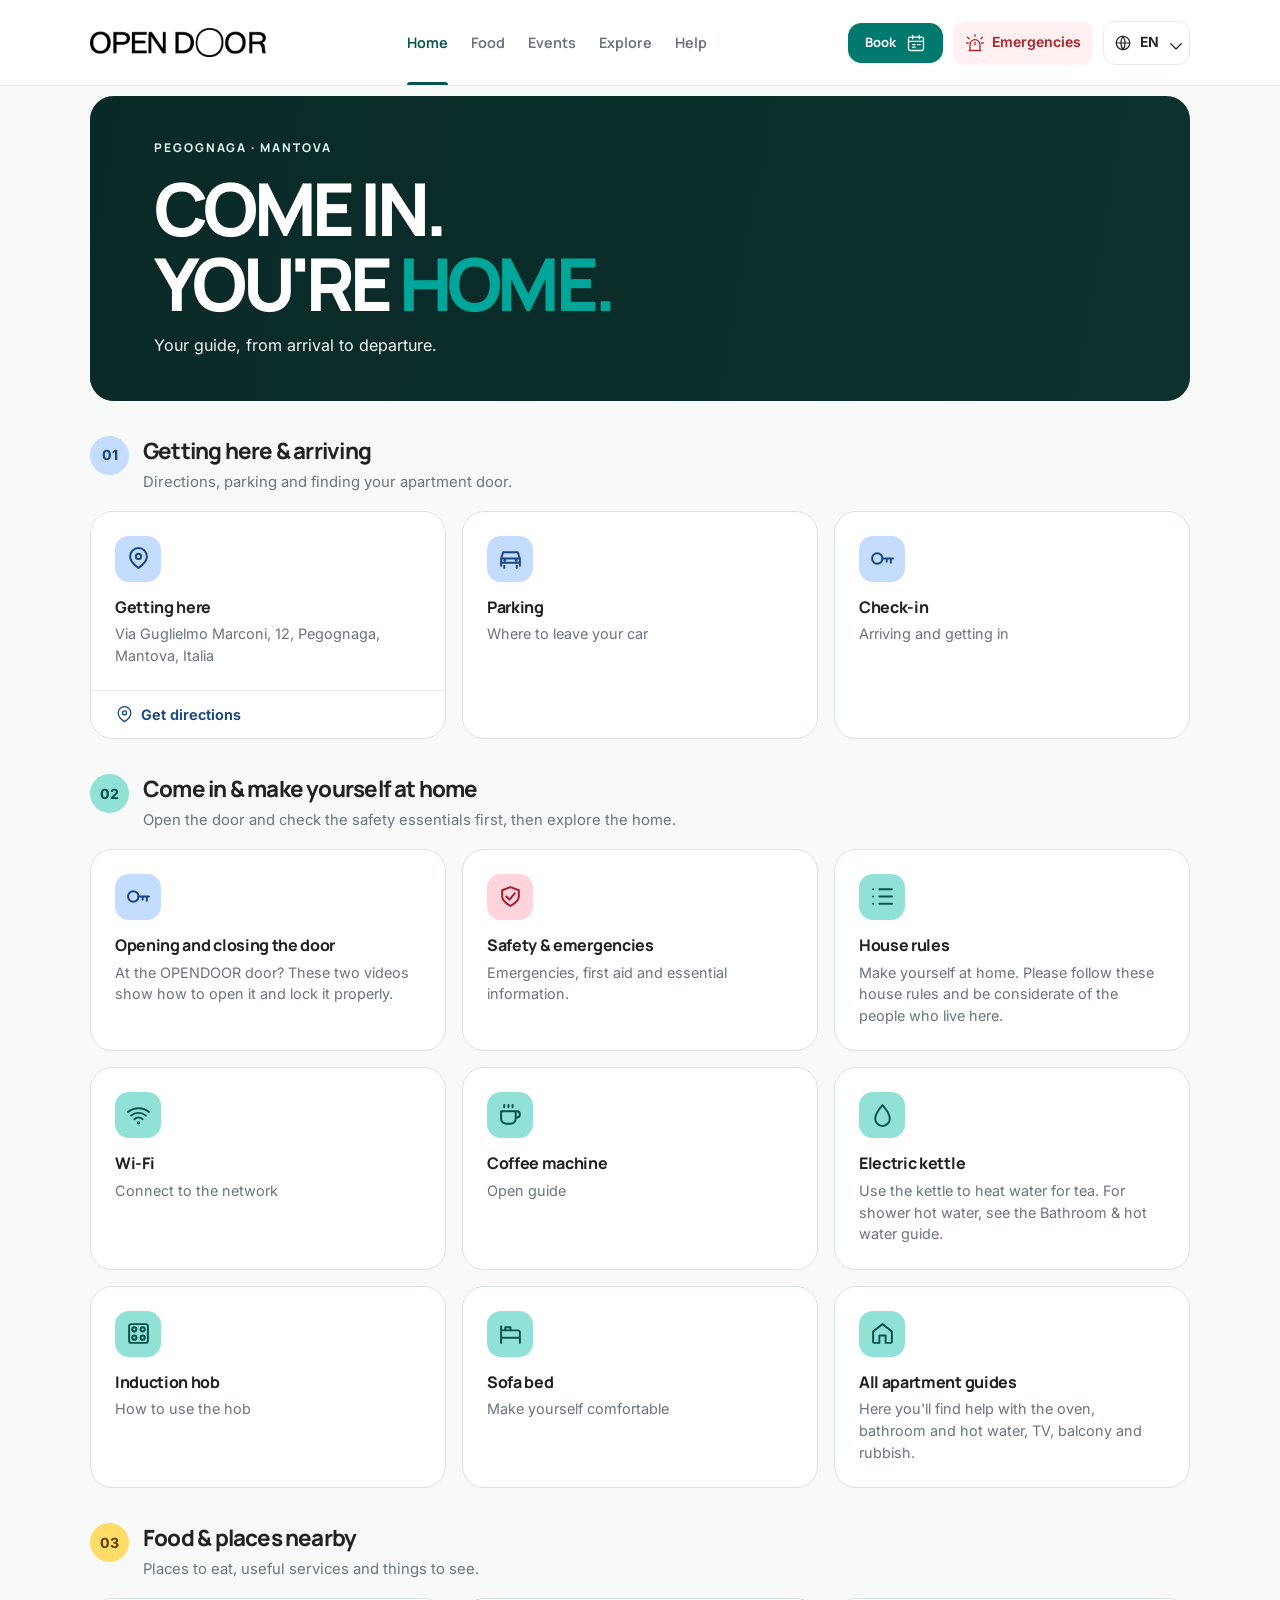
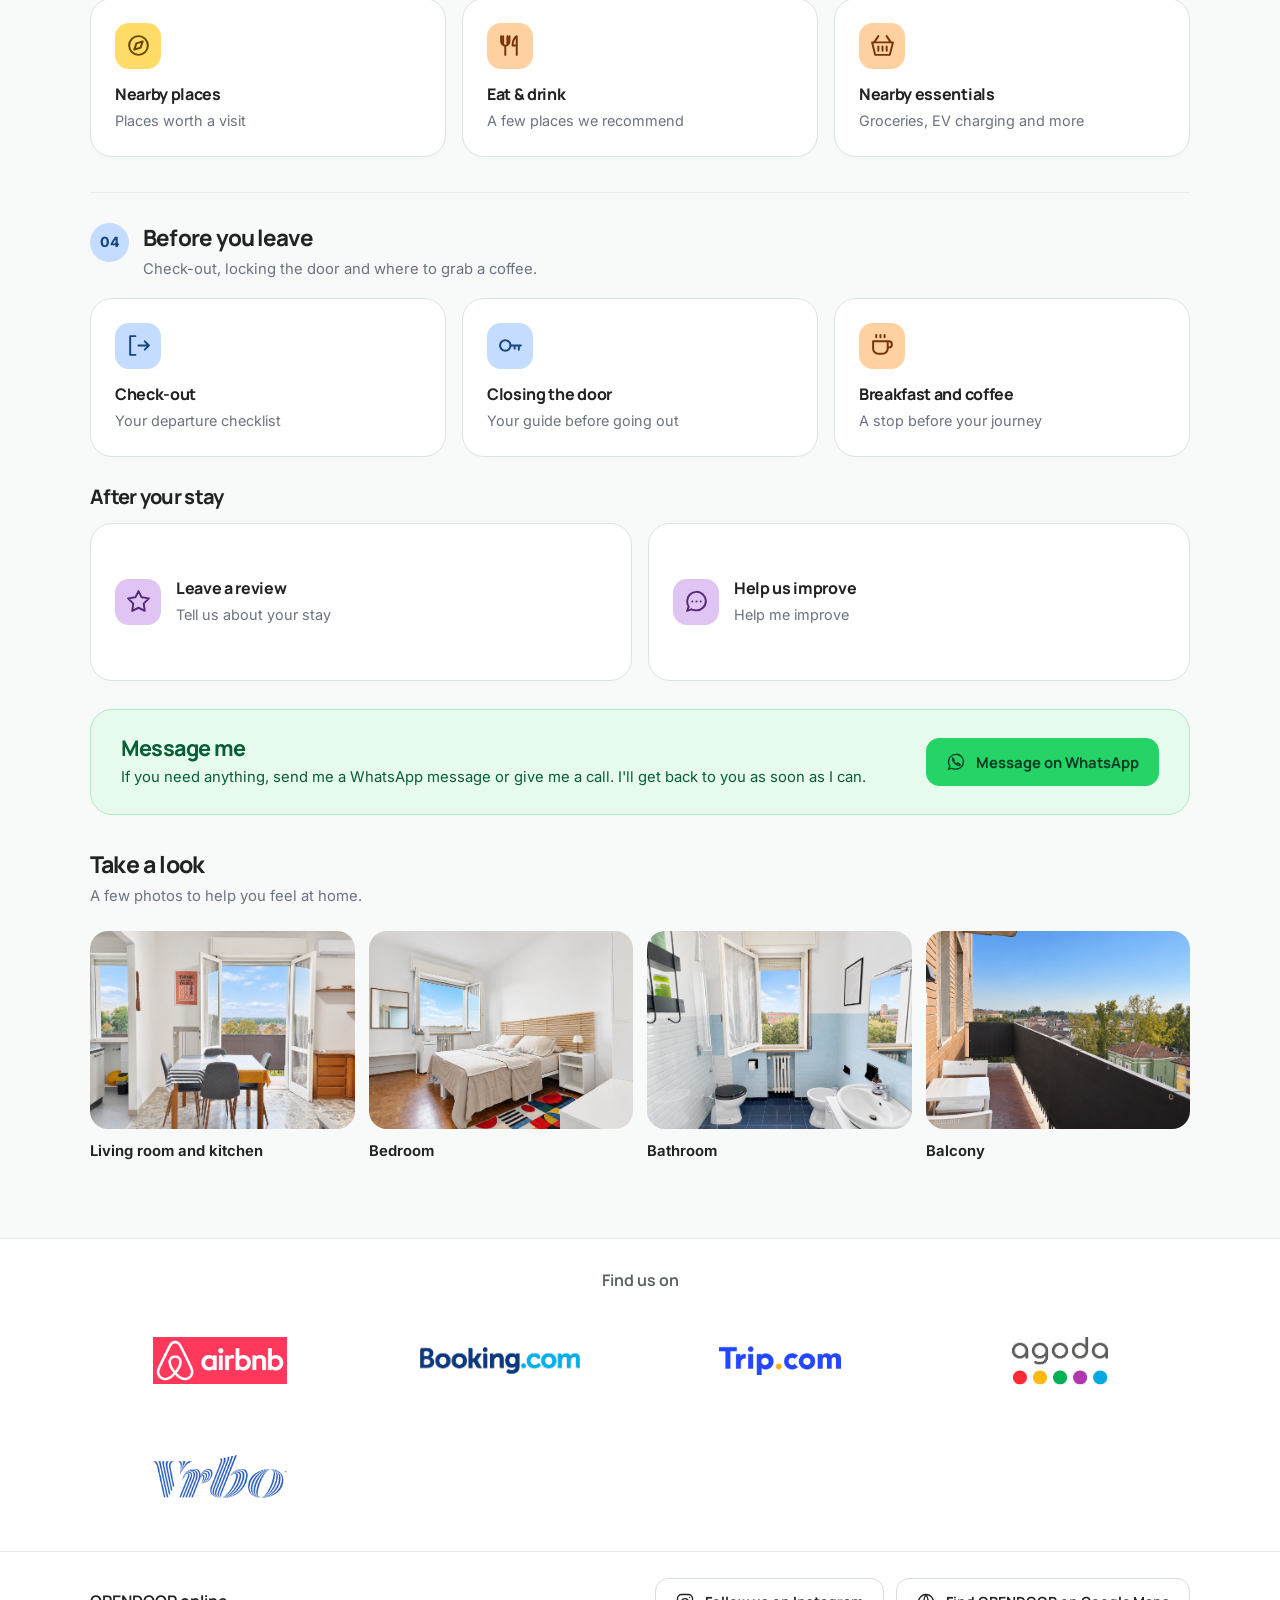
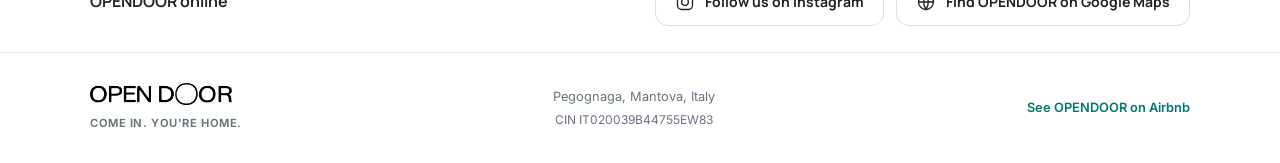
<file: index.html>
<!doctype html>
<html lang="it">
<head>
  <meta charset="utf-8">
  <meta name="viewport" content="width=device-width, initial-scale=1, viewport-fit=cover">
  <meta http-equiv="Content-Security-Policy" content="default-src 'none'; script-src 'self'; style-src 'self' 'unsafe-inline'; img-src 'self' https: blob: data:; media-src 'self' https: blob:; font-src 'self'; connect-src 'self'; base-uri 'none'; form-action 'none'; object-src 'none'">
  <meta name="robots" content="noindex,nofollow">
  <meta name="theme-color" content="#F7FAF9">
  <meta name="description" content="Il Guest Hub di OPENDOOR a Pegognaga. Check-in, informazioni sulla casa, dintorni e aiuto, in sette lingue.">
  <title>OPENDOOR · Guest Hub</title>
  <link rel="icon" type="image/png" href="assets/images/favicon.png">
  <link rel="stylesheet" href="assets/styles.css?v=20261107-mobile-book">
  <link rel="stylesheet" href="assets/journey.css?v=20261017-unified-house-guides">
  <script defer src="assets/content.js?v=20261018-laundry-350m"></script>
  <script defer src="assets/booking-links.js"></script>
  <script defer src="assets/guest-journey.js?v=20261017-guest-flow-v2"></script>
  <script defer src="assets/content-loader.js"></script>
  <script defer src="assets/app.js?v=20261107-mobile-book"></script>
</head>
<body>
  <a class="skip-link" href="#main">Vai al contenuto</a>
  <header class="site-header" id="header"></header>
  <main id="main" tabindex="-1"></main>
  <footer id="footer" class="site-footer"></footer>
  <nav id="mobile-nav" class="mobile-nav" aria-label="Navigazione principale"></nav>
  <noscript><div class="noscript"><img src="assets/images/logo-opendoor-black.png" width="205" height="33" alt="OPENDOOR"><h1>COME IN. YOU'RE HOME.</h1><p>Per aprire il Guest Hub, abilita JavaScript nel browser.<br>Enable JavaScript to open your Guest Hub.</p><a href="tel:112">Emergenza / Emergency · 112</a><br><a href="https://wa.me/393426992850" target="_blank" rel="noopener noreferrer">WhatsApp · Host</a><br><a href="https://airbnb.it/h/opendoor/" target="_blank" rel="noopener noreferrer">Airbnb · OPENDOOR</a></div></noscript>
</body>
</html>
</file>
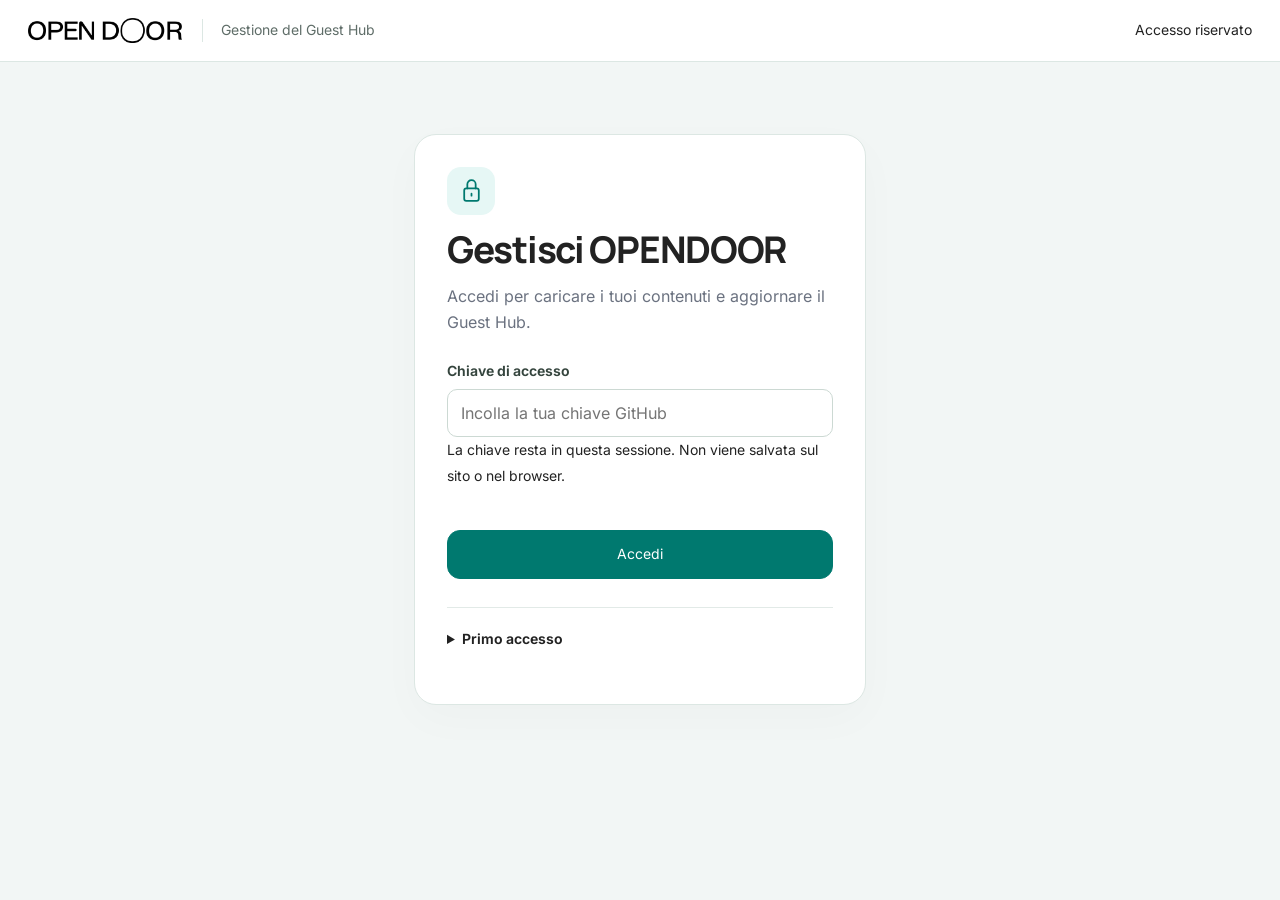
<file: admin.html>
<!doctype html>
<html lang="it">
<head>
  <meta charset="utf-8">
  <meta name="viewport" content="width=device-width, initial-scale=1">
  <meta name="robots" content="noindex,nofollow">
  <meta name="referrer" content="no-referrer">
  <meta http-equiv="Content-Security-Policy" content="default-src 'none'; script-src 'self'; style-src 'self'; img-src 'self' https: blob: data:; media-src 'self' https: blob:; font-src 'self'; connect-src 'self' https://api.github.com https://raw.githubusercontent.com; frame-src 'self' blob:; base-uri 'none'; form-action 'none'; object-src 'none'">
  <title>OPENDOOR · Gestione</title>
  <link rel="icon" type="image/png" href="assets/images/favicon.png">
  <link rel="stylesheet" href="assets/styles.css?v=20261007-hero-video">
  <link rel="stylesheet" href="assets/admin.css?v=20261007-admin-banner-2">
  <script defer src="assets/content.js?v=20261018-laundry-350m"></script>
  <script defer src="assets/booking-links.js"></script>
  <script defer src="assets/guest-journey.js?v=20261007-hero-video"></script>
  <script defer src="assets/admin-core.js?v=20261017-stale-draft-protection"></script>
  <script defer src="assets/admin.js?v=20261017-publish-explainer"></script>
</head>
<body class="admin-body">
  <a class="skip-link" href="#admin-main">Vai al contenuto</a>
  <div id="admin-root"></div>
  <div id="admin-notice" role="status" aria-live="polite"></div>
  <noscript><p class="noscript">Abilita JavaScript per aprire la gestione di OPENDOOR.</p></noscript>
</body>
</html>
</file>
<file: assets/styles.css>
@font-face{font-family:Manrope;font-style:normal;font-weight:100 900;font-display:swap;src:url('fonts/manrope-latin-wght-normal.woff2') format('woff2');unicode-range:U+0000-00FF,U+0131,U+0152-0153,U+02BB-02BC,U+02C6,U+02DA,U+02DC,U+0304,U+0308,U+0329,U+2000-206F,U+2074,U+20AC,U+2122,U+2191,U+2193,U+2212,U+2215,U+FEFF,U+FFFD}
@font-face{font-family:Manrope;font-style:normal;font-weight:100 900;font-display:swap;src:url('fonts/manrope-latin-ext-wght-normal.woff2') format('woff2');unicode-range:U+0100-02BA,U+02BD-02C5,U+02C7-02CC,U+02CE-02D7,U+02DD-02FF,U+0304,U+0308,U+0329,U+1D00-1DBF,U+1E00-1E9F,U+1EF2-1EFF,U+2020,U+20A0-20AB,U+20AD-20C0,U+2113,U+2C60-2C7F,U+A720-A7FF}
@font-face{font-family:Inter;font-style:normal;font-weight:100 900;font-display:swap;src:url('fonts/inter-latin-wght-normal.woff2') format('woff2');unicode-range:U+0000-00FF,U+0131,U+0152-0153,U+02BB-02BC,U+02C6,U+02DA,U+02DC,U+0304,U+0308,U+0329,U+2000-206F,U+2074,U+20AC,U+2122,U+2191,U+2193,U+2212,U+2215,U+FEFF,U+FFFD}
@font-face{font-family:Inter;font-style:normal;font-weight:100 900;font-display:swap;src:url('fonts/inter-latin-ext-wght-normal.woff2') format('woff2');unicode-range:U+0100-02BA,U+02BD-02C5,U+02C7-02CC,U+02CE-02D7,U+02DD-02FF,U+0304,U+0308,U+0329,U+1D00-1DBF,U+1E00-1E9F,U+1EF2-1EFF,U+2020,U+20A0-20AB,U+20AD-20C0,U+2113,U+2C60-2C7F,U+A720-A7FF}
:root{--primary:#00A699;--primary-dark:#008F84;--ink:#222;--muted:#6B7280;--bg:#F7FAF9;--card:#fff;--line:#E7ECEA;--soft:#E6F7F5;--teal-text:#00796F;--red:#AC292E;--red-bg:#FFF1F1;--radius:22px;--heading:Manrope,Inter,system-ui,-apple-system,BlinkMacSystemFont,"Segoe UI",sans-serif;--body:Inter,system-ui,-apple-system,BlinkMacSystemFont,"Segoe UI",sans-serif}
*{box-sizing:border-box}html{font-size:16px;scroll-behavior:smooth;scroll-padding-top:100px}body{margin:0;background:var(--bg);color:var(--ink);font:1rem/1.6 var(--body);-webkit-font-smoothing:antialiased}button,input,select{font:inherit}button,a{-webkit-tap-highlight-color:transparent}a{color:var(--teal-text);text-decoration:none}button{cursor:pointer}button:disabled{cursor:default}img{max-width:100%;height:auto;display:block}svg{width:24px;height:24px;flex-shrink:0}h1,h2,h3,p{margin:0}h1,h2,h3,.button,.tile-title,.desktop-nav,.mobile-nav,.eyebrow{font-family:var(--heading)}h1,h2,h3{line-height:1.2;letter-spacing:-.035em}h1{font-size:clamp(2.2rem,5vw,3.75rem);font-weight:750}h2{font-size:1.65rem;font-weight:750}h3{font-size:1.18rem;font-weight:700}p{color:var(--muted)}a:focus-visible,button:focus-visible,select:focus-visible,summary:focus-visible,[tabindex="-1"]:focus-visible{outline:3px solid #00796F;outline-offset:5px}#main:focus-visible{outline:none}.skip-link{position:fixed;top:12px;left:16px;z-index:100;background:var(--ink);color:#fff;padding:12px 18px;border-radius:12px;transform:translateY(-160%)}.skip-link:focus{transform:none}.site-header{height:86px;position:sticky;top:0;z-index:30;border-bottom:1px solid var(--line);background:rgba(255,255,255,.96)}.header-inner{max-width:1160px;height:100%;margin:auto;padding:0 30px;display:flex;align-items:center;justify-content:space-between;gap:24px}.brand img{width:176px;height:auto}.desktop-nav{display:flex;align-items:center;gap:32px;font-size:.9rem;font-weight:650;height:100%}.desktop-nav a{color:var(--muted);height:100%;display:flex;align-items:center;position:relative}.desktop-nav a.active{color:var(--teal-text)}.desktop-nav a.active:after{content:"";position:absolute;bottom:0;left:0;right:0;height:3px;background:var(--primary);border-radius:5px 5px 0 0}.header-actions{display:flex;align-items:center;gap:10px}.emergency-link{display:flex;gap:7px;align-items:center;color:var(--red);min-height:44px;padding:7px 12px;border-radius:12px;font-size:.875rem;font-weight:650}.emergency-link svg{width:20px;height:20px}@media (hover: hover) and (pointer: fine){.emergency-link:hover{background:var(--red-bg)}}.lang{position:relative}.lang-trigger{display:flex;align-items:center;gap:8px;min-height:44px;min-width:76px;padding:8px 10px;border:1px solid var(--line);border-radius:12px;background:#fff;color:var(--ink);font-size:.875rem;font-weight:650}.lang-trigger svg{width:18px;height:18px}.lang-trigger .chevron{width:12px;height:12px}.lang-menu{position:absolute;right:0;top:52px;min-width:196px;background:#fff;border:1px solid var(--line);border-radius:16px;padding:7px;box-shadow:0 12px 35px #2221}.lang-menu[hidden]{display:none}.lang-menu button{border:0;border-radius:10px;background:transparent;width:100%;text-align:left;padding:10px 12px;min-height:44px;display:flex;justify-content:space-between;gap:12px;color:var(--ink);font-size:.925rem}.lang-menu button.selected{background:var(--soft);color:var(--teal-text)}@media (hover: hover) and (pointer: fine){.lang-menu button:hover{background:var(--soft);color:var(--teal-text)}}.lang-menu button svg{width:18px;height:18px}
main{width:100%;max-width:1160px;margin:auto;padding:0 30px 76px;min-height:65vh}.home-hero{padding:58px 0 40px;border-bottom:1px solid var(--line);display:flex;align-items:center;justify-content:space-between;gap:48px}.eyebrow{font-size:.75rem;letter-spacing:.16em;font-weight:750;color:var(--teal-text);text-transform:uppercase}.home-hero h1{font-size:clamp(2.75rem,5.7vw,4.65rem);line-height:1.03;margin:16px 0 18px;font-weight:780;letter-spacing:-.065em}.home-hero h1 .home-word{color:var(--primary)}.hero-copy{font-size:1.08rem;color:#626966}.hero-aside{max-width:255px;border-left:1px solid var(--line);padding-left:32px;display:flex;flex-direction:column;gap:22px}.mini-fact{display:flex;gap:12px;align-items:center}.mini-fact svg{color:var(--teal-text);width:22px;height:22px}.mini-fact strong{font-size:.925rem;font-weight:650;display:block}.mini-fact span{font-size:.8rem;display:block;color:var(--muted)}.section-heading{display:flex;justify-content:space-between;gap:20px;align-items:center;margin:36px 0 22px}.section-heading h2{font-size:1.45rem}.section-heading p{margin-top:6px;font-size:.925rem}.section-heading .section-note{font-size:.75rem;letter-spacing:.08em;font-weight:650;color:var(--muted);white-space:nowrap}.tile-grid{display:grid;grid-template-columns:repeat(4,minmax(0,1fr));gap:16px}.tile{background:var(--card);border:1px solid var(--line);border-radius:var(--radius);padding:24px;min-height:172px;color:var(--ink);display:flex;flex-direction:column;align-items:flex-start;gap:18px;position:relative;box-shadow:0 3px 8px #273b3402;transition:transform .15s,box-shadow .15s,border-color .15s}@media (hover: hover) and (pointer: fine){.tile:hover{transform:translateY(-2px);border-color:#b9d9d4;box-shadow:0 8px 22px #273b3408}}.icon-box{display:flex;align-items:center;justify-content:center;width:44px;height:44px;border-radius:13px;background:var(--soft);color:var(--teal-text);flex-shrink:0}.icon-box svg{width:22px;height:22px}.tile-title{font-size:.975rem;font-weight:750;line-height:1.3;display:block;letter-spacing:-.02em}.tile-description{font-size:.875rem;line-height:1.5;color:var(--muted);display:block;margin-top:5px}.tile.featured{background:var(--soft);border-color:#c2e9e4}.tile.featured .icon-box{background:var(--primary);color:#fff}.tile.danger .icon-box{color:var(--red);background:var(--red-bg)}.help-banner{margin-top:28px;border-radius:var(--radius);background:#087F76;color:#fff;padding:25px 30px;display:flex;justify-content:space-between;gap:25px;align-items:center}.help-banner h2{font-size:1.35rem;margin-bottom:5px}.help-banner p{color:#d5efeb;font-size:.925rem}.help-banner .button{background:#fff;color:#00685F;white-space:nowrap;border-color:#fff}.button{display:inline-flex;align-items:center;justify-content:center;gap:10px;border-radius:13px;min-height:48px;padding:12px 19px;font-size:.925rem;font-weight:700;line-height:1.4;color:#fff;background:var(--teal-text);border:1px solid var(--teal-text);text-align:center;transition:background .15s}.button svg{width:20px;height:20px}@media (hover: hover) and (pointer: fine){.button:hover{background:#00685F;border-color:#00685F}}.button.secondary{background:var(--soft);color:var(--teal-text);border-color:transparent}@media (hover: hover) and (pointer: fine){.button.secondary:hover{background:#d6efeb}}.button.outline{color:var(--ink);background:#fff;border:1px solid #d7dfdc}@media (hover: hover) and (pointer: fine){.button.outline:hover{background:var(--bg)}}.button.danger{background:var(--red);border-color:var(--red)}@media (hover: hover) and (pointer: fine){.button.danger:hover{background:#922126}}.actions{display:flex;flex-wrap:wrap;gap:12px;margin-top:22px}.back-link{display:inline-flex;align-items:center;gap:8px;min-height:44px;font-size:.875rem;font-weight:600;color:var(--muted);margin:24px 0 10px}.back-link svg{width:16px;height:16px}.page-header{padding:14px 0 30px;max-width:760px}.page-header .eyebrow{margin-bottom:14px}.page-header h1{font-size:clamp(2.1rem,4vw,3.2rem)}.page-header p{font-size:1.05rem;margin-top:14px;max-width:640px}.content-narrow{max-width:760px}.content-grid{display:grid;grid-template-columns:1.4fr 1fr;gap:22px;align-items:start}.panel{padding:30px;background:#fff;border:1px solid var(--line);border-radius:var(--radius)}.panel+.panel{margin-top:20px}.panel h2{font-size:1.35rem;margin-bottom:16px}.panel p+p{margin-top:12px}.panel-heading{display:flex;align-items:center;gap:13px;margin-bottom:20px}.panel-heading h2{margin:0}.panel.teal-panel{background:var(--soft);border-color:#cdebe6}.label{font-size:.8rem;letter-spacing:.055em;text-transform:uppercase;font-weight:700;color:var(--muted);margin-bottom:8px}.network{display:flex;justify-content:space-between;align-items:center;gap:16px;border-bottom:1px solid var(--line);padding-bottom:22px;margin-bottom:22px}.network strong{font-size:2rem;line-height:1.2;letter-spacing:-.035em}.copy-button{border:1px solid var(--line);background:var(--bg);border-radius:12px;padding:10px 14px;min-height:44px;display:flex;align-items:center;gap:8px;font-size:.875rem;color:var(--ink)}.copy-button svg{width:18px;height:18px}.info-line{display:flex;gap:12px;align-items:flex-start;padding:18px;background:var(--soft);border-radius:15px;color:var(--teal-text);font-size:.925rem}.info-line p{color:#34635b}.info-line svg{width:20px;height:20px;margin-top:3px}.steps{list-style:none;padding:0;margin:0}.step{display:flex;gap:20px;padding:25px 0;border-bottom:1px solid var(--line)}.step:first-child{padding-top:0}.step:last-child{border:0;padding-bottom:0}.step-number{width:35px;height:35px;border-radius:50%;background:var(--soft);color:var(--teal-text);flex-shrink:0;display:flex;align-items:center;justify-content:center;font-size:.925rem;font-weight:750}.step h2{font-size:1.1rem;margin:4px 0 9px}.step p{font-size:.975rem}.step .inline-link{font-size:.9rem;font-weight:650;display:inline-flex;min-height:40px;align-items:center;margin-top:6px}.step .info-line{margin-top:13px}.fact-grid{display:grid;grid-template-columns:repeat(3,minmax(0,1fr));gap:12px;margin-bottom:24px}.fact{padding:22px;background:var(--soft);border-radius:18px;display:flex;flex-direction:column;gap:10px;color:var(--teal-text)}.fact strong{color:var(--ink);font-size:1rem}.fact span{font-size:.875rem;color:var(--muted)}.amenities{display:flex;flex-wrap:wrap;gap:10px;margin-top:20px}.amenity{display:flex;align-items:center;gap:8px;padding:8px 12px;border-radius:10px;border:1px solid var(--line);font-size:.875rem}.amenity svg{width:18px;height:18px;color:var(--teal-text)}.accordion{border:1px solid var(--line);border-radius:18px;background:#fff;margin-top:12px;overflow:hidden}.accordion summary{cursor:pointer;display:flex;gap:14px;align-items:center;list-style:none;padding:20px;min-height:70px;font-family:var(--heading);font-weight:700;font-size:1rem}.accordion summary::-webkit-details-marker{display:none}.accordion summary:after{content:"+";font-weight:400;font-size:1.5rem;line-height:1;margin-left:auto;color:var(--muted)}.accordion[open] summary:after{content:"−"}.accordion summary svg{color:var(--teal-text);width:21px;height:21px}.accordion-body{padding:0 22px 22px}.accordion-body p{font-size:.975rem}.rule-list{list-style:none;padding:0;margin:0}.rule-list li{padding:16px 0;border-bottom:1px solid var(--line)}.rule-list li:last-child{border:0;padding-bottom:0}.rule-list strong{display:block;font-size:.975rem;margin-bottom:5px}.rule-list p{font-size:.925rem}.checklist{display:flex;flex-direction:column;gap:0;margin:8px 0}.check-item{display:flex;gap:14px;align-items:flex-start;padding:16px 0;border-bottom:1px solid var(--line);cursor:pointer}.check-item:last-child{border:0}.check-item input{appearance:none;width:24px;height:24px;border:1.5px solid #c2d3cd;border-radius:7px;flex-shrink:0;margin:2px 0 0;background:#fff;display:grid;place-content:center;cursor:pointer}.check-item input:checked{background:var(--teal-text);border-color:var(--teal-text)}.check-item input:checked:after{content:"✓";color:#fff;font-weight:800;font-size:17px}.check-item input:focus-visible{outline:3px solid var(--primary-dark);outline-offset:4px}.check-item input:checked+span{color:var(--muted)}.check-item span{font-size:.975rem}.check-item small{display:block;color:var(--muted);font-size:.875rem}.thank-you{padding-top:24px;border-top:1px solid var(--line);margin-top:20px;color:var(--teal-text);font-weight:600}.host-panel{background:var(--soft);border-color:#cdebe6;max-width:760px}.host-identity{display:flex;gap:16px;align-items:center;margin-bottom:25px}.host-avatar{width:62px;height:62px;border-radius:50%;background:#d0eee9;display:flex;align-items:center;justify-content:center;font-size:1.75rem;font-weight:600;color:#08766d}.host-identity h2{font-size:1.45rem;margin:0}.host-identity p{font-size:.875rem}.host-panel .actions .button{flex:1}.host-panel .actions{margin:0}.help-secondary{display:grid;grid-template-columns:1fr 1fr;gap:16px;max-width:760px;margin-top:20px}.help-secondary .tile{min-height:154px}.emergency-panel{background:var(--red-bg);border-color:#efdadb;text-align:center}.emergency-number{display:block;font-size:clamp(5rem,15vw,7rem);font-weight:750;line-height:1.1;letter-spacing:-.06em;color:var(--red);margin:12px 0}.emergency-panel h2{font-size:1.2rem;color:#70272b}.emergency-panel p{color:#7d5557}.emergency-panel .button{margin:24px 0 5px;min-width:230px}.emergency-note{margin-top:12px;font-size:.875rem}.emergency-panel .eyebrow{color:var(--red)}.emergency-safety{margin-top:22px}.category-links{display:grid;grid-template-columns:repeat(3,minmax(0,1fr));gap:16px;margin-bottom:32px}.category-links .tile{min-height:152px}.place-grid{display:grid;grid-template-columns:repeat(2,minmax(0,1fr));gap:20px}.place-card{display:flex;flex-direction:column;border-radius:var(--radius);background:#fff;border:1px solid var(--line);overflow:hidden}.place-photo{position:relative;background:var(--soft);height:225px;overflow:hidden}.place-photo img{width:100%;height:100%;object-fit:cover}.distance{display:inline-flex;align-items:center;gap:5px;background:var(--soft);border-radius:50px;padding:6px 11px;font-size:.8rem;font-weight:600;color:var(--teal-text);white-space:nowrap}.distance svg{width:14px;height:14px}.place-photo .distance{position:absolute;left:18px;bottom:17px;background:#fff;color:var(--ink)}.place-body{padding:25px;display:flex;flex-direction:column;flex:1}.place-meta{display:flex;justify-content:space-between;gap:12px;align-items:center;margin-bottom:14px}.place-category{font-size:.75rem;letter-spacing:.065em;text-transform:uppercase;color:var(--teal-text);font-weight:700}.place-body h2{font-size:1.32rem;letter-spacing:-.03em}.place-body p{font-size:.925rem;margin-top:12px}.place-address{display:flex;align-items:flex-start;gap:8px;color:var(--muted);font-size:.8rem;margin-top:12px}.place-address svg{width:15px;height:15px;margin-top:3px}.place-body .button{margin-top:22px;width:100%}.place-body .button-space{flex:1;min-height:4px}.photo-credit{font-size:.75rem;padding:10px 25px;border-top:1px solid var(--line);color:var(--muted)}.photo-credit a{color:var(--muted);text-decoration:underline}.food-grid{grid-template-columns:repeat(3,minmax(0,1fr))}.food-grid .place-body{padding:24px}.food-grid .place-body h2{font-size:1.12rem}.food-grid .place-meta{display:block}.food-grid .distance{margin-top:10px}.local-note{font-size:.875rem;margin-bottom:22px}.waste-panel .icon-box{margin-bottom:20px}.empty-page{padding:35px;text-align:center}.gallery{display:grid;grid-template-columns:repeat(4,minmax(0,1fr));gap:14px}.gallery img{border-radius:18px;aspect-ratio:4/3;object-fit:cover}.toast{position:fixed;bottom:30px;left:50%;transform:translateX(-50%);padding:12px 20px;border-radius:14px;background:var(--ink);color:#fff;z-index:60;box-shadow:0 8px 20px #0002;max-width:calc(100vw - 40px);font-size:.875rem}.site-footer{border-top:1px solid var(--line);background:#fff}.footer-inner{max-width:1160px;margin:auto;padding:30px;display:flex;justify-content:space-between;align-items:center;gap:20px}.footer-brand img{width:142px}.footer-brand .footer-slogan{font-size:.7rem;font-weight:650;letter-spacing:.05em;color:var(--muted);margin-top:10px}.footer-info{text-align:center;font-size:.8rem;color:var(--muted)}.footer-info .cin{font-size:.75rem;margin-top:3px}.airbnb-link{font-size:.8rem;font-weight:600;min-height:44px;display:inline-flex;align-items:center}.mobile-nav{display:none}.noscript{max-width:550px;margin:100px auto;text-align:center;padding:30px}.noscript img{margin:0 auto 35px}.noscript p{margin:25px 0}
@media(min-width:1300px){.home-hero{padding-top:64px;padding-bottom:46px}.tile{min-height:176px}}
@media(max-width:1100px){.desktop-nav{gap:24px}.tile-grid{grid-template-columns:repeat(3,minmax(0,1fr))}.header-inner{gap:16px}.brand img{width:152px}.emergency-link span{display:none}.food-grid{grid-template-columns:repeat(2,minmax(0,1fr))}}
@media(max-width:767px){html{scroll-padding-top:85px}.site-header{height:72px}.header-inner{padding:0 22px;gap:14px}.brand img{width:145px}.desktop-nav{display:none}.header-actions{gap:4px}.emergency-link{padding:10px}.lang-trigger{min-width:66px;gap:6px;padding:8px}.lang-trigger .chevron{display:none}main{padding:0 22px 38px}.home-hero{padding:32px 0 28px;display:block}.home-hero h1{font-size:clamp(2.65rem,8.3vw,3.5rem);margin:13px 0 16px}.hero-copy{font-size:.975rem}.hero-aside{display:none}.eyebrow{font-size:.7rem;letter-spacing:.12em}.section-heading{margin:28px 0 18px}.section-heading h2{font-size:1.28rem}.section-heading p{font-size:.875rem}.section-note{display:none}.tile-grid{grid-template-columns:repeat(2,minmax(0,1fr));gap:12px}.tile{padding:20px 17px;min-height:165px;gap:16px;border-radius:19px}.tile-title{font-size:.875rem;overflow-wrap:anywhere}.tile-description{font-size:.8125rem}.icon-box{width:39px;height:39px;border-radius:12px}.icon-box svg{width:21px;height:21px}.help-banner{padding:23px;display:block;margin-top:22px}.help-banner h2{font-size:1.25rem}.help-banner .button{margin-top:18px;width:100%}.help-banner p{font-size:.875rem}.mobile-nav{display:grid;grid-template-columns:repeat(4,minmax(0,1fr));position:fixed;bottom:0;left:0;right:0;border-top:1px solid var(--line);background:rgba(255,255,255,.97);padding:8px 14px calc(8px + env(safe-area-inset-bottom));z-index:35}.mobile-nav a{display:flex;flex-direction:column;align-items:center;justify-content:center;gap:4px;color:var(--muted);min-height:48px;font-size:.75rem;font-weight:650;border-radius:13px}.mobile-nav a svg{width:21px;height:21px}.mobile-nav a.active{color:var(--teal-text);background:var(--soft)}.site-footer{padding-bottom:calc(73px + env(safe-area-inset-bottom))}.footer-inner{padding:27px 22px;flex-direction:column;gap:14px}.footer-brand{text-align:center}.footer-brand img{margin:auto;width:140px}.footer-info{font-size:.75rem}.footer-brand .footer-slogan{font-size:.65rem}.airbnb-link{font-size:.8rem;min-height:32px}.back-link{margin-top:14px}.page-header{padding:10px 0 24px}.page-header h1{font-size:2.15rem}.page-header p{font-size:1rem;margin-top:12px}.page-header .eyebrow{margin-bottom:12px}.content-grid{display:flex;flex-direction:column;gap:18px}.content-grid>div,.content-grid>aside{width:100%}.panel{padding:23px;border-radius:20px}.panel h2{font-size:1.2rem}.panel+.panel{margin-top:16px}.step{gap:14px;padding:23px 0}.step-number{width:31px;height:31px;font-size:.85rem}.step h2{font-size:1.05rem}.step p{font-size:.925rem}.info-line{padding:15px;font-size:.875rem;gap:10px}.network strong{font-size:1.65rem}.copy-button{padding:10px;font-size:.8rem}.network{gap:10px}.fact-grid{gap:9px}.fact{padding:17px 12px;gap:8px;border-radius:15px}.fact strong{font-size:.925rem}.fact span{font-size:.75rem}.amenity{font-size:.8125rem;padding:7px 9px}.accordion summary{font-size:.95rem;padding:19px 18px}.accordion-body{padding:0 18px 20px}.host-panel .actions{flex-direction:column;gap:10px}.host-identity{margin-bottom:22px}.host-avatar{width:54px;height:54px}.help-secondary{gap:12px}.help-secondary .tile{min-height:150px}.emergency-number{font-size:6rem}.emergency-panel .button{width:100%;min-width:0}.category-links{grid-template-columns:1fr;gap:12px;margin-bottom:27px}.category-links .tile{min-height:84px;padding:18px;flex-direction:row;gap:15px;align-items:center}.place-grid,.food-grid{grid-template-columns:1fr;gap:17px}.place-photo{height:210px}.place-body,.food-grid .place-body{padding:23px}.food-grid .place-meta{display:flex}.food-grid .distance{margin-top:0}.place-body h2,.food-grid .place-body h2{font-size:1.2rem}.place-body .button{margin-top:20px}.photo-credit{padding:9px 23px}.toast{bottom:95px}.actions .button{flex:1}.gallery{grid-template-columns:repeat(2,minmax(0,1fr))}}
@media(max-width:359px){.header-inner{padding:0 16px}.brand img{width:124px}main{padding-left:16px;padding-right:16px}.tile{padding:17px 14px}.tile-title{font-size:.83rem}.tile-description{font-size:.8rem}.home-hero h1{font-size:2.55rem}.food-grid .place-meta{display:block}.food-grid .distance{margin-top:10px}.copy-button span{font-size:.75rem}.network strong{font-size:1.45rem}.panel{padding:20px}.fact-grid{grid-template-columns:1fr}.fact{flex-direction:row;align-items:center;gap:13px}.fact span{margin-left:auto}.mobile-nav{padding-left:10px;padding-right:10px}}
@media(prefers-reduced-motion:reduce){html{scroll-behavior:auto}*,*:before,*:after{transition:none!important;animation:none!important}}
@media(max-width:767px){.tile-description,.mobile-nav a{font-size:.875rem}.tile-title{font-size:.925rem}.tile{min-height:174px}.fact span{font-size:.875rem}.amenity{font-size:.875rem}.copy-button,.footer-info,.airbnb-link{font-size:.875rem}}
@media(max-width:359px){.tile-description{font-size:.875rem}.tile-title{font-size:.875rem}.home-hero h1{font-size:2.45rem}}
.button>span,.mobile-nav a>span{min-width:0;overflow-wrap:anywhere}.help-banner .button{white-space:normal}.check-item input:checked:after{content:"";width:11px;height:6px;border:solid white;border-width:0 0 2px 2px;transform:rotate(-45deg);font-size:0}
.tile>span:last-child{width:100%;min-width:0}.tile-description{overflow-wrap:anywhere}
@media(max-width:767px){.panel .actions{flex-direction:column;align-items:stretch}.panel .actions .button{width:100%}.button>span{overflow-wrap:normal}}

/* Explicit contrast across every state of the home WhatsApp button. */
.help-banner .button,.help-banner .button:visited{background:#fff;color:#00685f;border-color:#fff}.help-banner .button:focus-visible{background:#e7f6f3;color:#00574f;border-color:#fff}@media (hover: hover) and (pointer: fine){.help-banner .button:hover{background:#e7f6f3;color:#00574f;border-color:#fff}}
.help-banner .button:active{background:#d0ece6;color:#004c45;border-color:#d0ece6}
.button:focus-visible,.manual-tile:focus-visible,.photo-button:focus-visible{outline:3px solid #003e38;outline-offset:4px}
.help-banner .button:focus-visible{outline-color:#fff}
.button,.button:visited{color:#fff}
.button.secondary,.button.secondary:visited{color:var(--teal-text)}
.button.outline,.button.outline:visited{color:var(--ink)}
.help-banner .button,.help-banner .button:visited{color:#00685f}.help-banner .button:focus-visible{color:#00574f}@media (hover: hover) and (pointer: fine){.help-banner .button:hover{color:#00574f}}
.help-banner .button:active{color:#004c45}
.inline-link{display:inline-flex;align-items:center;min-height:44px;color:var(--teal-text);font-weight:650;font-size:.925rem;line-height:1.5}@media (hover: hover) and (pointer: fine){.inline-link:hover{text-decoration:underline;text-underline-offset:4px}}
.arrival-mode{display:flex;align-items:center;gap:10px;margin:17px 0 12px}
.arrival-mode .icon-box{width:34px;height:34px;border-radius:10px}
.arrival-mode svg{width:19px;height:19px}
.arrival-mode h3{font-size:.975rem;font-weight:700;line-height:1.5}
.arrival-videos{margin-top:36px}
.video-grid{display:grid;grid-template-columns:repeat(2,minmax(0,1fr));gap:20px}
.video-card{border:1px solid var(--line);border-radius:var(--radius);overflow:hidden;background:#fff;min-width:0}
.video-frame{aspect-ratio:16/9;background:#ecf4f2}
.video-frame video{width:100%;height:100%;display:block;object-fit:contain;background:#111}
.video-slot{height:100%;display:flex;align-items:center;justify-content:center;flex-direction:column;gap:15px;padding:24px;color:#4b7169;text-align:center;line-height:1.5;font-size:.925rem}
.video-slot svg{width:40px;height:40px;color:#5b8179}
.video-copy{padding:23px}
.video-copy h3{font-family:var(--heading);font-size:1.08rem;line-height:1.4;font-weight:750}
.video-copy p{font-size:.925rem;line-height:1.65;margin-top:9px}
.manual-heading{margin-top:0}
.manual-grid{display:grid;grid-template-columns:repeat(4,minmax(0,1fr));gap:16px}
.manual-tile{display:flex;flex-direction:column;gap:13px;min-height:175px;min-width:0;padding:23px;border:1px solid var(--line);border-radius:var(--radius);background:#fff;transition:border-color .15s,background .15s,transform .15s;color:var(--ink)}@media (hover: hover) and (pointer: fine){.manual-tile:hover{border-color:#8ccbc0;background:#f1faf7;transform:translateY(-2px)}}
.manual-tile strong{font-family:var(--heading);font-size:1.02rem;line-height:1.35;font-weight:750;overflow-wrap:anywhere}
.manual-tile>span:last-child{color:var(--muted);font-size:.875rem;line-height:1.5;margin-top:auto}
.manual-tile .icon-box{height:46px;width:46px}
.manual-tile .icon-box svg{height:25px;width:25px}
.house-bottom{display:grid;grid-template-columns:1.25fr 1fr;gap:20px;margin-top:28px}
.house-bottom>.panel+.panel{margin:0}
.house-facts{display:flex;flex-wrap:wrap;gap:16px;margin-top:22px;font-size:.875rem;color:var(--muted)}
.house-facts>span{display:inline-flex;align-items:center;gap:7px}
.house-facts svg{width:19px;height:19px;color:var(--teal-text)}
.guide-top{display:flex;gap:18px;align-items:center;margin-bottom:28px}
.guide-symbol{height:72px;width:72px;border-radius:20px;display:grid;place-items:center;background:var(--soft);color:var(--teal-text);flex-shrink:0}
.guide-symbol svg{height:36px;width:36px}
.guide-top .label{display:block;font-size:.875rem}
.guide-top p{font-size:.925rem}
.guide-layout{display:grid;grid-template-columns:1.25fr 1fr;gap:20px;align-items:start}
.guide-layout>.panel+.panel{margin:0}
.guide-steps{list-style:none;counter-reset:guide;padding:0;margin:0}
.guide-steps li{counter-increment:guide;position:relative;padding:18px 0 18px 46px;border-top:1px solid var(--line);font-size:1rem;line-height:1.65;color:var(--muted)}
.guide-steps li:first-child{border-top:0;padding-top:4px}
.guide-steps li:before{content:counter(guide);display:grid;place-items:center;width:29px;height:29px;border-radius:50%;background:var(--soft);color:var(--teal-text);font-weight:700;font-size:.875rem;position:absolute;top:20px;left:0}
.guide-steps li:first-child:before{top:6px}
.empty-guide{display:flex;gap:15px;align-items:flex-start;padding:22px;border:1px dashed #c5d8d2;border-radius:15px;background:#f7faf9}
.empty-guide svg{width:25px;height:25px;color:var(--teal-text);flex-shrink:0}
.empty-guide p{font-size:1rem}
.controls-slot{aspect-ratio:4/3;display:flex;flex-direction:column;justify-content:center;align-items:center;gap:16px;background:#edf5f2;border-radius:15px;padding:24px;text-align:center}
.controls-slot svg{width:38px;height:38px;color:#51796f}
.controls-slot p{font-size:.925rem;max-width:300px}
.controls-photo{width:100%;height:auto;border-radius:15px;object-fit:contain}
.appliance-video-section{max-width:760px;margin-top:32px}
.appliance-video-slot{min-height:160px;display:flex;gap:20px;align-items:center;padding:28px;background:#edf5f2;border:1px dashed #c5d8d2;border-radius:var(--radius)}
.appliance-video-slot svg{width:38px;height:38px;flex-shrink:0;color:#51796f}
.photo-section{margin-top:35px}
.gallery-item{margin:0;min-width:0}
.gallery-item figcaption{font-size:.925rem;font-weight:650;color:var(--ink);margin-top:11px;line-height:1.5}
.photo-slot{aspect-ratio:4/3;display:flex;flex-direction:column;gap:12px;align-items:center;justify-content:center;border:1px dashed #bfd5ce;border-radius:18px;background:#edf5f2;padding:15px;text-align:center;color:#4a7167;font-size:.875rem}
.photo-slot svg{width:34px;height:34px}
.photo-button{display:block;padding:0;border:0;background:transparent;border-radius:18px;width:100%;cursor:zoom-in}
.photo-button img{width:100%;height:auto;aspect-ratio:4/3;object-fit:cover}
.gallery-full{grid-template-columns:repeat(2,minmax(0,1fr))}
.photo-dialog{border:0;padding:20px;border-radius:20px;max-width:min(1000px,calc(100vw - 32px));max-height:90vh;position:fixed;background:#fff;box-shadow:0 20px 70px #0004}
.photo-dialog::backdrop{background:#101a16c9}
.photo-dialog img{max-width:100%;max-height:72vh;object-fit:contain;display:block;margin:0 auto}
.photo-dialog p{margin-top:15px;text-align:center;font-weight:650}
.photo-close{width:44px;height:44px;border-radius:50%;border:1px solid var(--line);background:#fff;color:var(--ink);display:grid;place-items:center;position:relative;margin:0 0 12px auto;cursor:pointer}
.photo-close svg{width:21px;height:21px}
.stay-links{display:grid;grid-template-columns:repeat(2,minmax(0,1fr));gap:16px;margin-top:32px}
.stay-links .tile{min-height:145px;flex-direction:row;align-items:center;gap:17px}
.stay-links .tile>span:last-child{width:auto;flex:1}
.host-avatar svg{height:29px;width:29px}
.help-damage{margin-top:20px}
.emergency-panel+aside .icon-box{margin-bottom:18px}
.review-section>h2{font-size:1.3rem;margin-bottom:22px}
.review-grid{display:grid;grid-template-columns:repeat(2,minmax(0,1fr));gap:20px}
.review-card{display:flex;flex-direction:column;align-items:start;min-width:0}
.review-card.panel+.panel{margin:0}
.platform-label{font-family:var(--heading);font-size:1.65rem;letter-spacing:-.035em;font-weight:750;color:var(--ink);margin-bottom:16px}
.review-card .button{margin-top:auto;width:100%}
.review-card p{margin-bottom:24px}
.review-private{margin-top:32px;padding:24px 0;border-top:1px solid var(--line)}
.review-private h2{font-size:1.3rem;margin-bottom:10px}
.feedback-label{display:block;font-size:1rem;font-weight:700;color:var(--ink);margin-bottom:14px}
#feedback-message{display:block;resize:vertical;min-height:180px;width:100%;border:1px solid #b8ccc5;border-radius:14px;padding:17px;font-family:var(--body);font-size:1rem;line-height:1.65;color:var(--ink);background:#fbfdfc}
#feedback-message::placeholder{color:#73807b;opacity:1}
#feedback-message:focus-visible{outline:3px solid #007c72;outline-offset:3px}
.feedback-note{margin-top:17px;font-size:.925rem}
.unavailable{padding-top:65px}
@media(max-width:1100px){.manual-grid{grid-template-columns:repeat(3,minmax(0,1fr))}}
@media(max-width:767px){
 .manual-grid{grid-template-columns:repeat(2,minmax(0,1fr));gap:12px}
 .manual-tile{padding:20px 17px;min-height:162px;border-radius:20px;gap:13px}
 .manual-tile strong{font-size:1rem}
 .manual-tile .icon-box{width:43px;height:43px}
 .manual-tile>span:last-child{font-size:.875rem}
 .manual-heading h2{font-size:1.3rem}
 .manual-heading p{font-size:.925rem}
 .house-bottom,.guide-layout{grid-template-columns:1fr;gap:16px}
 .house-facts{flex-direction:column;gap:12px;font-size:.925rem}
 .video-grid{grid-template-columns:1fr;gap:17px}
 .arrival-videos{margin-top:28px}
 .video-copy{padding:22px}
 .gallery,.gallery-full{grid-template-columns:repeat(2,minmax(0,1fr));gap:16px 12px}
 .gallery-item figcaption{font-size:.875rem}
 .photo-slot{border-radius:15px;font-size:.875rem;gap:9px}
 .photo-slot svg{height:27px;width:27px}
 .photo-section .section-heading{gap:14px;align-items:flex-start}
 .photo-section .section-heading h2{font-size:1.25rem}
 .photo-section .section-heading p{font-size:.925rem}
 .photo-section .section-heading .inline-link{font-size:.875rem;flex-shrink:0}
 .stay-links{grid-template-columns:1fr;gap:12px;margin-top:26px}
 .stay-links .tile{min-height:105px;padding:22px;gap:17px}
 .guide-top{margin-bottom:22px;gap:15px}
 .guide-symbol{height:62px;width:62px;border-radius:18px}
 .guide-symbol svg{height:30px;width:30px}
 .empty-guide{padding:18px}
 .guide-steps li{padding-left:43px}
 .appliance-video-slot{align-items:flex-start;padding:23px;gap:15px}
 .appliance-video-slot p{font-size:.975rem}
 .review-grid{grid-template-columns:1fr;gap:17px}
 .review-private{margin-top:28px}
 .photo-dialog{padding:14px;max-width:calc(100vw - 24px)}
}
@media(max-width:359px){.manual-tile{padding:18px 14px}.manual-tile strong{font-size:.925rem}.photo-slot{padding:12px}.photo-section .section-heading{flex-wrap:wrap}}
@media(prefers-reduced-motion:reduce){@media (hover: hover) and (pointer: fine){.manual-tile:hover{transform:none}}}
.step>div,.guide-layout>.panel,.house-bottom>.panel,.review-card,.guide-top>div{min-width:0}
.step>div{flex:1}
.button{max-width:100%;min-width:0}
.button>span{min-width:0;overflow-wrap:anywhere}
.platform-label{max-width:100%;overflow-wrap:anywhere}
.house-facts>span{min-width:0;max-width:100%}
.house-facts>span>span{min-width:0}
.house-facts svg{flex-shrink:0}
body{overflow-wrap:anywhere}
.mobile-nav a{min-width:0}
.mobile-nav a>span{max-width:100%;overflow-wrap:anywhere}
.airbnb-link{max-width:100%;text-align:center}
.airbnb-link>span{min-width:0;overflow-wrap:anywhere}
@media(max-width:767px){
 .house-bottom,.guide-layout,.review-grid{grid-template-columns:minmax(0,1fr)}
 .manual-grid{grid-template-columns:repeat(auto-fit,minmax(min(100%,max(8rem,calc((100% - 12px)/2))),1fr))}
 .manual-tile>span:last-child{overflow-wrap:anywhere}
 .button>span{overflow-wrap:anywhere}
 .gallery,.gallery-full{grid-template-columns:repeat(auto-fit,minmax(min(100%,max(8rem,calc((100% - 12px)/2))),1fr))}
 .site-footer{padding-bottom:calc(5rem + env(safe-area-inset-bottom))}
 .toast{bottom:calc(6rem + env(safe-area-inset-bottom))}
}

/* The guest journey follows arrival, the stay, the surroundings and departure. */
.hub-heading{margin-bottom:26px}
.journey-section{margin-top:32px}
.journey-heading{display:flex;align-items:flex-start;gap:14px;margin-bottom:18px}
.journey-heading>div{min-width:0}
.journey-heading h2{font-size:1.4rem;margin:2px 0 6px}
.journey-heading p{font-size:.925rem}
.journey-number{width:37px;height:37px;display:grid;place-items:center;flex-shrink:0;border:1px solid #cce2db;background:#edf5f2;color:var(--teal-text);border-radius:50%;font-size:.8rem;font-weight:750}
.journey-grid{display:grid;grid-template-columns:repeat(3,minmax(0,1fr));gap:16px}
.journey-grid .tile{min-height:166px}
.journey-support{display:grid;grid-template-columns:repeat(2,minmax(0,1fr));gap:16px;margin-top:16px}
.journey-support .tile{min-height:100px;flex-direction:row;align-items:center;padding:20px 24px;gap:17px}
.journey-support .tile>span:last-child{min-width:0}
.journey-departure{padding-top:30px;border-top:1px solid var(--line)}
.journey-departure .journey-grid{grid-template-columns:minmax(0,1fr)}
.journey-departure .journey-grid .tile{min-height:112px;flex-direction:row;align-items:center;background:var(--soft);border-color:#c2e9e4}
.journey-departure .stay-links{margin-top:16px}
.manual-group{margin-top:24px}
.manual-group>h3{font-size:1rem;margin-bottom:15px;color:#4c625a;letter-spacing:0}
.manual-grid{grid-template-columns:repeat(5,minmax(0,1fr))}
.manual-orientation{grid-template-columns:repeat(3,minmax(0,1fr))}
.manual-care{grid-template-columns:minmax(0,1fr)}
.manual-care .manual-tile{min-height:92px;flex-direction:row;align-items:center}
.manual-care .manual-tile>span:last-child{margin:0 0 0 auto}
.house-about{margin-top:28px}
.house-departure{margin-top:32px}
.guide-single{grid-template-columns:minmax(0,1fr);max-width:760px}
.guide-photo-panel h2{font-size:1.15rem}
.controls-photo{aspect-ratio:4/3;object-fit:cover}
.guide-layout>.panel>h2{line-height:1.35}
.guide-layout .actions{align-items:center}
.guide-layout .actions .inline-link{display:flex;align-items:center;min-height:44px}
.balcony-notes h3{font-size:1rem;line-height:1.4;margin-bottom:8px}
.balcony-notes h3:not(:first-child){margin-top:24px;padding-top:24px;border-top:1px solid var(--line)}
.waste-location{margin-top:24px;padding-top:20px;border-top:1px solid var(--line)}
.waste-location h3{font-size:1rem;margin-bottom:10px}
.rule-highlights{display:flex;flex-wrap:wrap;gap:12px;margin-bottom:24px}
.rule-highlights>span{display:inline-flex;align-items:center;gap:9px;background:var(--soft);border:1px solid #cde6df;border-radius:12px;padding:12px 16px;color:var(--teal-text);font-size:.875rem;font-weight:650;max-width:100%;min-width:0}
.rule-highlights svg{width:19px;height:19px}
.rules-groups{display:grid;grid-template-columns:repeat(3,minmax(0,1fr));gap:20px;align-items:start}
.rules-groups>.panel+.panel{margin:0}
.rules-groups .panel-heading{align-items:flex-start}
.rules-groups .panel-heading h2{font-size:1.2rem;line-height:1.35}
.rules-groups .rule-list li:first-child{padding-top:0}
.rule-list h3{font-size:1rem;line-height:1.45;margin-bottom:7px;letter-spacing:-.015em}
.safety-note{display:flex;align-items:flex-start;gap:15px;padding:22px 0;border-top:1px solid var(--line)}
.safety-note:first-child{padding-top:0;border-top:0}
.safety-note:last-child{padding-bottom:0}
.safety-note>div{min-width:0;flex:1}
.safety-note h3{font-size:1.05rem;line-height:1.4;margin-bottom:8px}
.safety-note p{font-size:.925rem}
.safety-note .actions{margin-top:16px}
.video-grid{grid-template-columns:repeat(3,minmax(0,1fr))}
.video-copy{padding:22px}
.video-copy h3{font-size:1rem}
.next-step{margin-top:28px}
.door-guide-link{display:inline-flex;align-items:center;gap:9px;min-height:44px;margin-top:14px;font-size:.925rem;font-weight:650}
.door-guide-link svg{width:19px;height:19px}
.explore-links{grid-template-columns:repeat(2,minmax(0,1fr))}
.place-photo{height:auto;min-height:14rem;aspect-ratio:12/5;flex-shrink:0}
.place-photo img{position:absolute;inset:0}
.place-photo-slot{width:100%;height:100%;min-height:inherit;display:flex;flex-direction:column;align-items:center;justify-content:center;gap:14px;padding:24px 24px 60px;background:#edf5f2;color:#4a7167;text-align:center;font-size:.925rem}
.place-photo-slot svg{width:36px;height:36px}
.place-photo .distance{max-width:calc(100% - 36px);white-space:normal}
@media(max-width:1100px){
 .manual-grid{grid-template-columns:repeat(3,minmax(0,1fr))}
 .manual-care{grid-template-columns:minmax(0,1fr)}
 .rules-groups{grid-template-columns:minmax(0,1fr);max-width:760px}
}
@media(max-width:767px){
 .journey-section{margin-top:28px}
 .journey-heading{gap:12px}
 .journey-heading h2{font-size:1.25rem}
 .journey-heading p{font-size:.875rem}
 .journey-grid{grid-template-columns:repeat(2,minmax(0,1fr));gap:12px}
 .journey-grid .tile:first-child{grid-column:1/-1;min-height:104px;flex-direction:row;align-items:center}
 .journey-grid .tile>span:last-child{min-width:0}
 .journey-grid .tile{min-height:158px}
 .journey-support{gap:12px}
 .journey-support .tile{min-height:143px;flex-direction:column;align-items:flex-start;padding:18px 17px;gap:12px}
 .journey-departure{padding-top:24px}
 .journey-departure .journey-grid .tile{min-height:104px}
 .journey-departure .stay-links{margin-top:12px}
 .manual-grid{grid-template-columns:repeat(auto-fit,minmax(min(100%,max(8rem,calc((100% - 12px)/2))),1fr))}
 .manual-orientation .manual-tile:first-child{grid-column:1/-1;min-height:104px;flex-direction:row;flex-wrap:wrap;align-items:center}
 .manual-orientation .manual-tile:first-child>span:last-child{margin:0}
 .manual-care{grid-template-columns:minmax(0,1fr)}
 .manual-care .manual-tile{flex-wrap:wrap;gap:12px}
 .manual-care .manual-tile>span:last-child{margin:0}
 .video-grid{grid-template-columns:minmax(0,1fr)}
 .guide-photo-panel h2{font-size:1.1rem}
 .rule-highlights{gap:10px;margin-bottom:20px}
 .rule-highlights>span{font-size:.875rem;padding:11px 13px}
 .rules-groups{gap:16px}
 .safety-note{gap:12px}
 .safety-note .icon-box{width:34px;height:34px;border-radius:10px}
 .safety-note .icon-box svg{width:19px;height:19px}
 .explore-links{grid-template-columns:repeat(2,minmax(0,1fr))}
}
@media(max-width:359px){.journey-grid .tile,.journey-support .tile{padding:18px 14px}}

.platform-strip{background:#fff;border-bottom:1px solid var(--line)}
.platform-inner{max-width:1160px;margin:auto;padding:32px 30px 26px}
.platform-inner h2{text-align:center;font-size:1rem;letter-spacing:0;font-weight:650;color:#58635e;margin-bottom:22px}
.platform-logos{list-style:none;padding:0;margin:0;display:grid;grid-template-columns:repeat(4,minmax(0,1fr));gap:20px;align-items:center}
.platform-logos li{display:flex;flex-direction:column;align-items:center;justify-content:center;gap:8px;min-width:0;height:96px}
.platform-status{color:var(--muted);font-size:.75rem;text-align:center}
.platform-mark{position:relative;display:block;overflow:hidden;width:min(100%,var(--mark-width));aspect-ratio:var(--mark-ratio)}
.platform-mark img{position:absolute;max-width:none;height:auto}
@media(max-width:1100px){.platform-logos{grid-template-columns:repeat(2,minmax(0,1fr));gap:12px 24px}}
@media(max-width:767px){.platform-inner{padding:28px 22px 20px}.platform-logos{grid-template-columns:repeat(2,minmax(0,1fr));gap:8px 24px}.platform-inner h2{font-size:.975rem;margin-bottom:18px}}

/* Host profile photograph, set in the private editor. */
.host-avatar{overflow:hidden}.host-avatar img{width:100%;height:100%;object-fit:cover;border-radius:50%}

.social-strip{border-bottom:1px solid var(--line)}
.social-inner{max-width:1160px;margin:auto;padding:26px 30px;display:flex;align-items:center;justify-content:space-between;gap:20px}
.social-inner h2{font-size:1rem;font-weight:650;letter-spacing:0}
.social-links{display:flex;gap:12px;flex-wrap:wrap;min-width:0}
.social-link{font-size:.875rem;min-height:48px;white-space:normal;max-width:100%;text-align:center}
.social-link svg{flex-shrink:0}
.social-link span{min-width:0;overflow-wrap:anywhere}
@media(max-width:767px){.social-inner{padding:25px 22px;flex-direction:column;gap:16px}.social-links{justify-content:center;width:100%}.social-link{flex:1 1 210px}}

/* Host profiles, including the existing single-profile content. */
.host-panels{display:grid;gap:20px}
.host-panels.multiple{grid-template-columns:repeat(2,minmax(0,1fr))}
.host-panels .host-panel{min-width:0;margin:0}
.host-panels.multiple .host-panel{max-width:none}
.host-identity>div:last-child{min-width:0}
.host-identity h2{overflow-wrap:anywhere}
.host-avatar{flex-shrink:0}
.host-panel .actions{flex-wrap:wrap}
@media(max-width:720px){.host-panels.multiple{grid-template-columns:1fr}}

/* Booking links */
.header-book{padding:9px 16px;font-size:13px;min-height:40px;white-space:nowrap}
.home-book{margin-top:20px}
.booking-grid{display:grid;grid-template-columns:repeat(2,minmax(0,1fr));gap:20px}
.booking-card{display:flex;flex-direction:column;align-items:flex-start;gap:24px;min-width:0}
.booking-card h2{font-size:24px;margin:0}
.booking-grid>.booking-card{margin:0}
.booking-card .button{margin-top:auto}
.booking-pending{display:inline-flex;align-items:center;min-height:48px;padding:12px 19px;border:1px solid var(--line);border-radius:13px;background:var(--bg);color:var(--muted);font-size:.925rem;font-weight:600;margin-top:auto}
.booking-note{max-width:720px;color:var(--muted);font-size:14px;line-height:1.7;margin-top:24px}
@media(max-width:600px){
  .booking-grid{grid-template-columns:1fr}
  .header-inner{padding-inline:clamp(10px,3.2vw,16px);gap:6px}
  .brand{min-width:0}
  .brand img{width:clamp(110px,35vw,145px)}
  .header-actions{gap:4px;flex-shrink:0}
  .header-book{display:inline-flex;min-height:40px;padding:8px 10px;border-radius:12px;font-size:12px;line-height:1.2}
  .header-book svg{display:none}
  .emergency-link{min-height:40px;padding:8px}
  .lang-trigger{min-height:40px;min-width:56px;padding:8px 6px;gap:5px}
  .lang-trigger svg{width:17px;height:17px}
}
@media(max-width:359px){
  .header-book{width:40px;min-width:40px;padding:8px}
  .header-book-label{display:none}
  .header-book svg{display:block;width:20px;height:20px}
}

/* Keep native link activation and pinch zoom; avoid double-tap delays on controls. */
a[href],button,summary{touch-action:manipulation}

.first-aid-photo{display:block;width:100%;max-height:420px;object-fit:cover;border-radius:16px;margin:16px 0 2px}
</file>
<file: assets/journey.css>
/* The same action keeps the same colour throughout the guest journey. */
:root{--travel-ink:#174780;--travel-bg:#c4dcff;--home-ink:#07534d;--home-bg:#90e2d7;--food-ink:#773407;--food-bg:#ffd0a0;--explore-ink:#654500;--explore-bg:#ffdc68;--support-ink:#572b78;--support-bg:#dfc4f4;--safety-ink:#a31e32;--safety-bg:#ffd4da}
#main{--tone-ink:var(--home-ink);--tone-bg:var(--home-bg)}
[data-tone="travel"],.tone-travel{--tone-ink:var(--travel-ink);--tone-bg:var(--travel-bg)}
[data-tone="home"],.tone-home{--tone-ink:var(--home-ink);--tone-bg:var(--home-bg)}
[data-tone="food"],.tone-food{--tone-ink:var(--food-ink);--tone-bg:var(--food-bg)}
[data-tone="explore"],.tone-explore{--tone-ink:var(--explore-ink);--tone-bg:var(--explore-bg)}
[data-tone="support"],.tone-support{--tone-ink:var(--support-ink);--tone-bg:var(--support-bg)}
[data-tone="safety"],.tone-safety{--tone-ink:var(--safety-ink);--tone-bg:var(--safety-bg)}
#main .icon-box,#main .guide-symbol,#main .tile.featured .icon-box{background:var(--tone-bg);color:var(--tone-ink)}
#main .icon-box{width:46px;height:46px;border-radius:14px}
#main .icon-box svg{width:25px;height:25px;stroke-width:1.9}
#main .tile,#main .tile.featured{background:#fff;border-color:#dbe4e3}
#main .tile-title{font-size:1rem;line-height:1.35}
#main .tile-description{font-size:.9rem;line-height:1.5}
#main .tile{gap:15px;min-height:158px}
#main .button.secondary,#main .button.outline{color:var(--tone-ink)}
#main .button.secondary{background:var(--tone-bg);border-color:transparent}
#main .button.outline{background:#fff;border-color:#cbd6d4}
#main .button:not(.secondary):not(.outline):not(.danger){background:var(--tone-ink);border-color:var(--tone-ink);color:#fff}
#main .inline-link,#main .back-link{color:var(--tone-ink)}
#main .info-line{background:#edf5f4}
#main .guide-symbol{background:var(--tone-bg);color:var(--tone-ink)}
.stay-welcome{padding:30px 0 20px}
.stay-welcome h1{font-size:clamp(2.75rem,5.7vw,4.65rem);letter-spacing:-.065em;margin:16px 0 18px;line-height:1.03;font-weight:780}
.stay-welcome .home-word{color:var(--primary)}
.stay-welcome p{font-size:1rem}
.stay-welcome.has-video{position:relative;isolation:isolate;overflow:hidden;min-height:260px;margin:10px 0 28px;padding:42px clamp(24px,6vw,64px);border-radius:24px;display:flex;flex-direction:column;justify-content:center;background:#103d39;color:#fff}
.stay-welcome.has-video::before{content:"";position:absolute;inset:0;z-index:1;background:linear-gradient(100deg,rgba(7,35,33,.76),rgba(7,35,33,.44))}
.stay-welcome.has-video .stay-welcome-video{position:absolute;inset:0;z-index:0;width:100%;height:100%;object-fit:cover}
.stay-welcome.has-video>*:not(.stay-welcome-video){position:relative;z-index:2}
.stay-welcome.has-video .eyebrow{color:#def5f1}
.stay-welcome.has-video h1{color:#fff}
.stay-welcome.has-video .home-word{color:var(--primary)}
.stay-welcome.has-video p{color:#f1f8f7}
.stay-welcome.has-video h1{margin:14px 0 12px}
.arrival-address{flex:1;min-width:0}
.arrival-address h2{font-size:1.1rem;letter-spacing:.01em}
.arrival-address p{font-size:1rem;line-height:1.55;margin:5px 0;color:var(--ink)}
.arrival-address>span{font-size:.875rem;color:var(--muted)}
.arrival-road{margin:24px 0 10px}
.arrival-address-text{font-weight:650;color:var(--ink)}
.journey-section{margin-top:35px}
.journey-heading{margin-bottom:16px}
.journey-heading h2{font-size:1.4rem}
.journey-heading p{font-size:.925rem}
.journey-number{background:var(--travel-bg);color:var(--travel-ink);border:0;font-size:.875rem;width:39px;height:39px}
.journey-stage-2 .journey-number{background:var(--home-bg);color:var(--home-ink)}
.journey-stage-3 .journey-number{background:var(--explore-bg);color:var(--explore-ink)}
.journey-four .journey-grid{grid-template-columns:repeat(4,minmax(0,1fr))}
.journey-departure .journey-grid{grid-template-columns:repeat(3,minmax(0,1fr))}
.journey-departure .journey-grid .tile{flex-direction:column;align-items:flex-start;min-height:158px;background:#fff;border-color:#dbe4e3}
.always-help{display:grid;grid-template-columns:1fr 1fr;gap:16px;margin-top:16px}
.always-help .tile{flex-direction:row;align-items:center;min-height:110px!important}
.after-stay{padding-top:28px}
.after-stay>h2{font-size:1.25rem}
.after-stay .stay-links{margin-top:14px}
.help-banner{background:#e7faee;border:1px solid #b2e8c4}
.help-banner h2,.help-banner p{color:#075e36}
.manual-group-title{font-size:1.3rem;margin:27px 0 17px}
.manual-grid{grid-template-columns:repeat(3,minmax(0,1fr))}
.manual-tile{min-height:158px}
.manual-tile strong{font-size:1rem}
.guide-top{margin-bottom:22px}
.first-aid-panel p{margin-bottom:20px}
.first-aid-panel .button{width:100%}
.door-guide-link{margin-top:20px;min-height:48px}
.departure-coffee{margin-top:18px}
.food-filters{display:flex;flex-wrap:wrap;gap:9px;margin-bottom:18px}
.food-filters a{display:flex;align-items:center;min-height:46px;padding:10px 17px;border:1px solid #d9dfdd;border-radius:30px;background:#fff;color:var(--ink);font-size:.925rem;font-weight:650;line-height:1.3}
.food-filters a[aria-current]{background:var(--food-ink);border-color:var(--food-ink);color:#fff}
.food-notice{font-size:.9rem;line-height:1.65;max-width:850px;margin-bottom:17px}
.food-grid{grid-template-columns:repeat(2,minmax(0,1fr))}
.food-grid .place-card{min-width:0}
.food-grid .place-body{padding:25px}
.food-grid .place-body h2{font-size:1.3rem;margin-bottom:12px}
.food-grid .place-body>p{font-size:1rem;line-height:1.65}
.food-grid .place-meta{display:flex;align-items:center;gap:12px;flex-wrap:wrap}
.food-grid .place-category{color:var(--food-ink);background:#fff0df}
.food-budget{padding:17px 18px;margin:20px 0 16px;background:#fff6eb;border-radius:14px}
.food-budget>span{display:block;font-size:.875rem;color:#654c35}
.food-budget strong{font-size:1.45rem;display:block;color:var(--food-ink);line-height:1.4;margin-top:3px}
.food-budget p{font-size:.875rem;line-height:1.6;margin-top:6px;color:#654c35}
.food-hours h3{font-size:.925rem;margin:0 0 6px}
.food-hours p{font-size:.925rem;line-height:1.6}
.food-rating{display:flex;gap:9px;align-items:center;min-height:44px;margin:12px 0 0;color:#674900;font-size:.875rem}
.food-rating svg{width:20px;height:20px;fill:#ffe297}
.food-rating span{min-width:0;overflow-wrap:anywhere}
.rating-missing{font-size:.875rem;margin-top:13px}
.food-sources{font-size:.875rem;margin:3px 0 19px;color:var(--muted)}
.food-sources summary{cursor:pointer;min-height:44px;display:list-item;padding:10px 0;line-height:1.5}
.food-sources ul{padding-left:20px;margin:0 0 12px}
.food-sources a{display:inline-flex;align-items:center;min-height:44px;color:var(--food-ink);text-decoration:underline}
.place-actions{display:flex;gap:9px;flex-wrap:wrap;margin-top:20px}
.place-body .place-actions .button{margin:0;min-height:46px;flex:1 1 auto}
.place-body .place-actions .button:first-child{flex-basis:100%}
.coffee-more{margin-top:25px}
.desktop-nav{gap:23px}
.desktop-nav a.active{color:var(--tone-ink)}
.desktop-nav a.active:after{background:var(--tone-ink)}
.mobile-nav a svg{color:var(--tone-ink)}
.mobile-nav a.active{background:var(--tone-bg);color:var(--tone-ink)}
.emergency-link{background:#fff0f2}
a,button,summary,input,label,video{touch-action:manipulation}
@media(hover:hover) and (pointer:fine){
  #main .tile:hover,#main .manual-tile:hover{border-color:var(--tone-ink);background:#fff;transform:translateY(-2px)}
  .food-filters a:hover{border-color:var(--food-ink)}
  #main .button.secondary:hover{filter:brightness(.96)}
}
@media(max-width:1000px){.journey-four .journey-grid{grid-template-columns:repeat(2,minmax(0,1fr))}}
@media(max-width:767px){
  .stay-welcome{padding:23px 0 18px}
  .stay-welcome h1{font-size:clamp(2.45rem,8.3vw,3.5rem);margin:13px 0 16px}
  .stay-welcome p{font-size:.925rem}
  .stay-welcome.has-video{min-height:230px;margin:8px 0 24px;padding:30px 24px;border-radius:20px}
  .stay-welcome.has-video h1{margin:13px 0 14px}
  .arrival-address p{font-size:.95rem;line-height:1.5}
  .arrival-address>span{font-size:.875rem}
  .journey-section{margin-top:29px}
  .journey-heading h2{font-size:1.25rem}
  .journey-heading p{font-size:.9rem}
  .journey-grid,.journey-four .journey-grid,.journey-departure .journey-grid{grid-template-columns:repeat(2,minmax(0,1fr));gap:12px}
  #main .journey-grid .tile,#main .journey-grid .tile:first-child{grid-column:auto;flex-direction:column;align-items:flex-start;min-height:163px;padding:18px 16px;gap:14px}
  #main .tile-title{font-size:.975rem}
  #main .tile-description{font-size:.875rem}
  .journey-departure .journey-grid .tile:last-child{grid-column:1/-1!important;flex-direction:row!important;align-items:center!important;min-height:96px!important}
  .always-help{gap:12px}
  #main .always-help .tile{flex-direction:column;align-items:flex-start;padding:18px 16px;gap:14px;min-height:155px!important}
  .manual-grid{grid-template-columns:repeat(2,minmax(0,1fr));gap:12px}
  .manual-group-title{font-size:1.2rem;line-height:1.4}
  .food-grid{grid-template-columns:1fr}
  .food-grid .place-body{padding:22px}
  .food-filters{gap:8px}
  .food-filters a{font-size:.9rem;padding:10px 15px}
  .mobile-nav{grid-template-columns:repeat(5,minmax(0,1fr));padding-left:7px;padding-right:7px}
  .mobile-nav a{font-size:.875rem;min-height:55px;line-height:1.3;gap:5px;padding:3px 2px}
  .mobile-nav a svg{width:22px;height:22px}
  .after-stay{padding-top:25px}
  .first-aid-panel{margin-top:0}
}
@media(max-width:359px){.arrival-launch{padding:17px}.journey-grid{gap:10px}.mobile-nav a{font-size:.8125rem}#main .journey-grid .tile{padding:16px 13px}}
@media(prefers-reduced-motion:reduce){#main .tile,#main .manual-tile{transform:none!important}}

.urgent-strip{display:flex;align-items:center;justify-content:space-between;gap:20px;border-color:#e9bdc4;margin-bottom:20px;background:#fff5f6}.urgent-strip h2{font-size:2.2rem;color:var(--safety-ink);margin:0}.urgent-strip p{font-size:.9rem}.urgent-strip .button{flex-shrink:0}.emergency-address{margin-top:20px;font-size:.925rem}@media(max-width:480px){.urgent-strip{padding:20px;gap:12px}.urgent-strip .button{padding:12px}.urgent-strip .button span{font-size:.9rem}}

/* Arrival navigation has one card and a separate direct Maps action. */
[data-tone="contact"],.tone-contact{--tone-ink:#075e36;--tone-bg:#c5f5d6}
#main .button.whatsapp-link:not(.secondary):not(.outline):not(.danger){background:#25d366;border-color:#25d366;color:#063b24}
.arrival-card{display:flex;flex-direction:column;min-width:0;background:#fff;border:1px solid #dbe4e3;border-radius:23px;overflow:hidden}
#main .arrival-card .tile{border:0;border-radius:0;flex:1;min-height:0}
.arrival-map{display:flex;align-items:center;gap:7px;min-height:48px;padding:10px 24px;border-top:1px solid #e5ecf3;font-size:.9rem;font-weight:650;line-height:1.4}
.arrival-map svg{width:19px;height:19px;flex-shrink:0}
.arrival-next{margin-top:22px;grid-template-columns:repeat(2,minmax(0,1fr))}
.checkin-photo{margin:22px 0 0;overflow:hidden;border:1px solid #d9e3ee;border-radius:15px;background:#f4f8fc}
.checkin-photo img{width:100%;height:auto;display:block;object-fit:contain}
.checkin-photo-slot{min-height:200px;display:flex;align-items:center;justify-content:center;flex-direction:column;padding:25px;text-align:center;gap:13px}
.checkin-photo-slot svg{width:35px;height:35px;color:var(--travel-ink)}
.checkin-photo-slot p{max-width:290px;margin:0;color:#657286}
.checkin-photo figcaption{padding:13px 18px;background:#fff;font-weight:650;font-size:.9rem;color:var(--travel-ink)}
.checkin-help .actions .button{width:100%}
@media(hover:hover) and (pointer:fine){#main .arrival-card .tile:hover{transform:none;background:#f7faff}.arrival-map:hover{background:#eef5ff}#main .button.whatsapp-link:not(.secondary):not(.outline):not(.danger):hover{background:#20bf5b;border-color:#20bf5b}}
@media(max-width:767px){#main .journey-grid .arrival-card .tile{min-height:0}.arrival-map{padding:10px 16px;font-size:.875rem}.arrival-card{border-radius:19px}.arrival-next{grid-template-columns:1fr}.checkin-photo-slot{min-height:175px;padding:20px}}

/* OPENDOOR 2026-10-17: progressive disclosure for arrival and QR entry */
.guest-checkin-flow,.accesso-guide{margin-inline:auto;display:grid;gap:18px}
.guest-checkin-flow .arrival-step{display:grid;gap:12px}
.guest-checkin-flow .arrival-step h2{display:flex;gap:12px;align-items:center;line-height:1.35}
.guest-checkin-flow .arrival-step .step-number{display:inline-grid;place-items:center;min-width:33px;height:33px;padding:4px;border-radius:50%;background:#dff7f3;color:#07534d;font-weight:800;font-size:.9rem}
.guest-checkin-flow .checkin-photo{margin:5px 0 0}
.guest-checkin-flow .checkin-photo img{max-height:420px;object-fit:contain}
.guest-checkin-flow .actions,.accesso-guide .actions{display:flex;flex-wrap:wrap;gap:12px}
.accesso-video-stack{display:grid;gap:18px}
.accesso-video-stack .video-card{margin:0}
.checkin-finish{display:grid;gap:12px}
.priority-note{padding:14px 17px;margin:15px 0;border-radius:14px;background:#e6f7f5;color:#07534d;font-weight:700}
.late-services{margin-bottom:26px;padding-bottom:16px;border-bottom:1px solid #e0e7ed}
.late-services>h2{font-size:clamp(1.12rem,3vw,1.5rem);margin:0 0 8px}
.late-services>p{margin:0 0 18px;color:#515b66}
@media(max-width:767px){.guest-checkin-flow .arrival-step{gap:10px}.guest-checkin-flow .arrival-step h2{font-size:1.1rem}.accesso-video-stack{gap:14px}}

/* Guest journey release: verified parking-map, local events, branded reviews */
.parking-map-block{margin:18px 0 10px;display:grid;gap:10px}
.parking-map-block h3{font-size:1.15rem;margin:0}
.parking-map-image{display:block;width:100%;height:auto;max-height:580px;object-fit:contain;border-radius:16px;border:1px solid var(--line,#dae3df)}
.parking-map-placeholder{min-height:210px;display:grid;place-content:center;text-align:center;background:#f0f6f4;border-radius:16px}
.food-contact{margin:32px auto 10px;display:grid;gap:12px}
.events-page{display:grid;gap:28px;max-width:1150px;margin:0 auto}
.events-section{display:grid;gap:15px}
.events-section>h2{font-size:clamp(1.25rem,2.6vw,1.6rem);margin:0}
.events-grid{display:grid;grid-template-columns:repeat(auto-fit,minmax(min(100%,265px),1fr));gap:15px}
.event-card{display:flex;flex-direction:column;gap:12px;margin:0}
.event-card>h2{font-size:1.18rem;margin:0;line-height:1.32}
.event-card>p{margin:0}
.event-card>.button{margin-top:auto;align-self:start}
.event-period{font-weight:600;color:var(--primary,#006a64)}
.events-official{display:grid;gap:12px}
.events-official-links{display:flex;flex-wrap:wrap;gap:10px}
.review-card .platform-label{display:inline-flex;align-items:center;justify-content:center;align-self:start;border-radius:10px;padding:9px 13px;font-weight:800;letter-spacing:-.025em}
.platform-airbnb{background:#ff385c;color:#fff}
.platform-booking{background:#003b95;color:#fff}
.platform-google{background:#fff;box-shadow:inset 0 0 0 1px #d4dce2}
.platform-google span:nth-child(1),.platform-google span:nth-child(4){color:#4285f4}
.platform-google span:nth-child(2),.platform-google span:nth-child(6){color:#ea4335}
.platform-google span:nth-child(3){color:#fbbc05}
.platform-google span:nth-child(5){color:#34a853}
@media(max-width:600px){.events-official-links{display:grid;grid-template-columns:1fr}.events-official-links .button{width:100%}.food-contact{margin-top:22px}}

/* One consistent vertical reading path for every house appliance and room guide.
   The sofa-bed page defines the reference: instructions, full-width photo, then video. */
.house-guide-layout{max-width:760px;margin-inline:auto;min-width:0}
.house-guide-panel{display:grid;grid-template-columns:minmax(0,1fr);align-content:start;gap:16px;min-width:0}
.house-guide-panel>h2,.house-guide-video>h2{font-size:1.2rem;line-height:1.3;margin:0}
.house-guide-panel>.house-guide-visual{display:block;width:100%;max-width:100%;height:auto;aspect-ratio:auto;object-fit:contain;margin:0;border-radius:15px}
.house-guide-panel>.house-guide-photo-placeholder{display:flex;min-height:220px;aspect-ratio:16/9}
.house-guide-panel>.house-guide-video{display:grid;grid-template-columns:minmax(0,1fr);gap:14px;width:100%;min-width:0;margin:0}
.house-guide-panel .house-guide-video>.video-card{margin:0;min-width:0}
.house-guide-panel .house-guide-video .video-copy{display:none}
.house-guide-panel .house-guide-video .appliance-video-slot{margin:0;min-width:0;width:100%}
.house-guide-panel .guide-steps{margin:0}
.house-guide-panel .house-guide-followup{display:grid;gap:14px}
.house-guide-panel .house-guide-followup p{margin:0}
@media(max-width:767px){.house-guide-layout{max-width:100%}.house-guide-panel{gap:15px}.house-guide-panel>.house-guide-photo-placeholder{min-height:170px}}
</file>
<file: assets/admin.css>
.admin-body{background:#f2f6f5}.admin-body button,.admin-body input,.admin-body select,.admin-body textarea{font:inherit}.admin-body textarea{resize:vertical;min-height:100px}.admin-body a:focus-visible,.admin-body input:focus-visible,.admin-body textarea:focus-visible,.admin-body button:focus-visible,.admin-body select:focus-visible{outline:3px solid #00796f;outline-offset:3px}.admin-body [hidden]{display:none!important}.admin-body h1{font-size:clamp(1.75rem,3vw,2.3rem)}.admin-body h2{font-size:1.25rem}.admin-body h3{font-size:1.05rem}.admin-body .button{min-height:44px;font-size:.875rem}.admin-body .button:disabled{opacity:.52;cursor:not-allowed}.admin-brand{width:154px;height:auto}.admin-top{background:#fff;border-bottom:1px solid #dce7e3;position:sticky;top:0;z-index:20}.admin-top-inner{max-width:1500px;display:flex;align-items:center;gap:18px;justify-content:space-between;margin:auto;padding:18px 28px}.admin-brand-wrap{display:flex;align-items:center;gap:20px}.admin-brand-wrap span{font-size:.875rem;color:#5f6d68;padding-left:18px;border-left:1px solid #dce7e3}.admin-session{display:flex;gap:16px;align-items:center;font-size:.875rem}.plain-button{border:0;background:transparent;color:#00796f;padding:10px 4px;min-height:44px;font-weight:650}.plain-button:hover{text-decoration:underline}.admin-login{max-width:500px;margin:8vh auto;padding:0 24px}.admin-login-card{padding:32px;background:#fff;border:1px solid #dce7e3;border-radius:22px;box-shadow:0 14px 45px #153b3006}.admin-login h1{margin:12px 0}.admin-login p{margin:12px 0 24px;line-height:1.65}.admin-login .button{width:100%;margin-top:18px}.lock-mark{height:48px;width:48px;background:#e6f7f5;border-radius:14px;display:grid;place-items:center;color:#00796f}.lock-mark svg{height:25px;width:25px}.admin-login details{margin-top:28px;border-top:1px solid #e2eae7;padding-top:20px;font-size:.875rem}.admin-login summary{font-weight:650;cursor:pointer;min-height:44px}.admin-login ol{padding-left:21px;color:#5c6964;line-height:1.7}.admin-login li+li{margin-top:9px}.login-error,.field-error{color:#9b272d;font-size:.875rem;line-height:1.5;margin-top:12px}.admin-layout{max-width:1500px;margin:auto;display:grid;grid-template-columns:224px minmax(0,1fr)}.admin-sidebar{border-right:1px solid #dce7e3;padding:26px 18px;position:sticky;top:82px;align-self:start;max-height:calc(100vh - 82px);overflow:auto}.admin-nav{display:flex;flex-direction:column;gap:7px}.admin-nav button{display:flex;align-items:center;gap:12px;text-align:left;min-height:48px;border:0;border-radius:12px;background:transparent;color:#5b6963;padding:11px 14px;font-weight:600;font-size:.925rem}.admin-nav button svg{height:21px;width:21px}.admin-nav button.active{background:#dcefe9;color:#005e56}.admin-nav button:hover{background:#e5efeb}.admin-sidebar small{display:block;color:#66736d;line-height:1.7;font-size:.875rem;margin:28px 14px 0}.admin-content{min-width:0;padding:30px 32px 105px;max-width:none;width:auto;min-height:calc(100vh - 85px)}.admin-heading{display:flex;justify-content:space-between;align-items:start;gap:25px;margin-bottom:26px}.admin-heading p{margin-top:9px;font-size:.925rem;line-height:1.6;max-width:680px}.admin-badge{display:inline-flex;align-items:center;gap:7px;padding:7px 12px;border-radius:8px;font-size:.875rem;font-weight:600;background:#e6f2ed;color:#336154;white-space:normal}.admin-badge.amber{background:#fff2d9;color:#79530c}.admin-badge.neutral{background:#e9efec;color:#5b6862}.admin-grid{display:grid;grid-template-columns:repeat(2,minmax(0,1fr));gap:20px}.admin-card{background:#fff;border:1px solid #dce7e3;border-radius:18px;padding:25px;min-width:0}.admin-card+.admin-card{margin-top:0}.admin-card h2,.admin-card h3{margin-bottom:12px}.admin-card>p{font-size:.925rem;line-height:1.65}.admin-card-actions{margin-top:18px;display:flex;align-items:center;flex-wrap:wrap;gap:12px}.admin-card-wide{grid-column:1/-1}.admin-card-banner{border-color:#9ac9bd;background:#f8fcfa}.admin-stat{font-family:var(--heading);font-size:2.25rem;line-height:1.2;font-weight:750;letter-spacing:-.04em;color:#124c42;margin-bottom:9px}.admin-stat small{font-size:1rem;font-weight:500;letter-spacing:0;color:#6b7872}.admin-task-list{padding:0;margin:18px 0 0;list-style:none;display:flex;flex-direction:column;gap:11px}.admin-task-list li{display:flex;gap:12px;align-items:center;font-size:.925rem}.admin-task-list svg{height:20px;width:20px;color:#00796f}.admin-toolbar{position:sticky;bottom:0;z-index:15;background:#fffffff5;border-top:1px solid #dce7e3;padding:14px 28px;display:flex;justify-content:space-between;align-items:center;gap:18px}.admin-toolbar p{font-size:.875rem;color:#5f6b65;line-height:1.5}.admin-toolbar .toolbar-actions{display:flex;gap:10px;flex-wrap:wrap;justify-content:flex-end}.admin-field{display:block;margin:16px 0 0;min-width:0}.admin-field>span,.admin-label{display:block;font-size:.875rem;font-weight:650;color:#34443d;margin-bottom:7px}.admin-field input,.admin-field select,.admin-field textarea,.admin-search{width:100%;min-width:0;min-height:46px;border:1px solid #ccd9d3;border-radius:10px;background:#fff;color:#263c32;padding:11px 13px;line-height:1.5;font-size:1rem}.admin-field small{display:block;font-size:.875rem;color:#66766d;line-height:1.5;margin-top:7px}.admin-field input:disabled{background:#f2f5f3;color:#6b776f}.field-pair{display:grid;grid-template-columns:1fr 1fr;gap:16px}.admin-filter-row{display:flex;align-items:end;gap:14px;margin-bottom:22px;flex-wrap:wrap}.admin-filter-row .admin-field{margin:0;flex:1 1 260px}.admin-filter-row .small-filter{flex:0 1 185px}.admin-filter-row .button{flex:0 0 auto}.admin-empty{padding:40px 20px;text-align:center;line-height:1.7}.text-list{display:grid;gap:12px}.text-card{padding:21px 23px}.text-card-top{display:flex;align-items:center;justify-content:space-between;gap:14px}.text-card-top h3{line-height:1.5;margin:0;overflow-wrap:anywhere}.text-card-top .admin-badge{font-size:.8rem;flex-shrink:0}.text-card textarea{margin-top:14px;width:100%;min-height:94px;border:1px solid #ccd9d3;border-radius:10px;padding:12px;font-size:1rem;line-height:1.65;color:#263c32}.text-card .original{font-size:.875rem;line-height:1.6;padding:13px;background:#f4f7f5;border-radius:10px;margin-top:12px;color:#68776e;overflow-wrap:anywhere}.text-card .reviewed{margin-top:9px}.admin-pagination{display:flex;gap:14px;align-items:center;justify-content:center;margin-top:24px;font-size:.875rem;flex-wrap:wrap}.admin-media-grid{display:grid;grid-template-columns:repeat(3,minmax(0,1fr));gap:20px}.media-card{padding:0;overflow:hidden}.media-frame{background:#e5eeea;aspect-ratio:4/3;display:grid;place-items:center;position:relative;overflow:hidden;border-bottom:1px solid #dce7e3;color:#587a6c}.media-frame>svg{width:36px;height:36px}.media-frame img{width:100%;height:100%;object-fit:cover}.media-frame video{width:100%;height:100%;object-fit:contain;background:#111}.media-frame.avatar img{object-fit:cover}.media-body{padding:19px}.media-body h3{font-size:1rem;margin:0 0 6px}.media-body p{font-size:.875rem;line-height:1.5}.media-body .admin-field{margin-top:13px}.media-body .admin-field input{font-size:.875rem}.media-tools{display:flex;gap:8px;align-items:center;flex-wrap:wrap;margin-top:16px}.upload-button{display:inline-flex;align-items:center;justify-content:center;gap:8px;border:1px solid #00796f;color:#fff;background:#00796f;border-radius:10px;font-weight:650;min-height:44px;padding:10px 14px;font-size:.875rem;cursor:pointer;line-height:1.4}.upload-button input{position:absolute;width:1px;height:1px;clip-path:inset(50%);opacity:0}.upload-button:focus-within{outline:3px solid #00796f;outline-offset:3px}.icon-button{display:grid;place-items:center;width:44px;height:44px;border:1px solid #d6e1db;background:#fff;color:#4c6559;border-radius:10px;flex-shrink:0}.icon-button:hover{background:#e7f5ef}.icon-button:disabled{opacity:.4}.icon-button svg{width:18px;height:18px}.media-section+.media-section{margin-top:32px}.media-section>h2{margin-bottom:18px}.admin-note{padding:16px 20px;background:#e5f2ed;border:1px solid #c9e1d6;border-radius:12px;font-size:.925rem;color:#3c6250;line-height:1.65;margin-bottom:23px}.admin-note.amber{background:#fff5e2;border-color:#eddbb7;color:#755822}.admin-guide-list{display:grid;grid-template-columns:repeat(3,minmax(0,1fr));gap:15px}.guide-edit{display:flex;flex-direction:column;gap:12px;text-align:left;border:1px solid #dce7e3;background:#fff;border-radius:16px;padding:22px;min-height:155px;min-width:0;color:#274e3c}.guide-edit strong{font-family:var(--heading);font-size:1rem}.guide-edit small{font-size:.875rem;color:#65776b}.guide-edit:hover{border-color:#82bd9d;background:#f8fcfa}.guide-edit svg{width:26px;height:26px;color:#00796f}.admin-back{display:inline-flex;align-items:center;gap:7px;margin-bottom:22px}.step-row{display:flex;gap:12px;align-items:start;margin-top:14px}.step-row .admin-field{margin:0;flex:1}.step-number{width:28px;height:28px;border-radius:50%;background:#e5f2ed;display:grid;place-items:center;color:#00796f;font-size:.875rem;font-weight:700;flex-shrink:0;margin-top:29px}.step-row .icon-button{margin-top:25px}.host-editor{display:grid;grid-template-columns:250px minmax(0,1fr);gap:24px}.host-editor .admin-card{padding:25px}.admin-language-tabs{display:flex;gap:8px;flex-wrap:wrap;margin-bottom:22px}.admin-language-tabs button{min-height:44px;padding:9px 14px;border:1px solid #dce7e3;background:#fff;border-radius:10px;font-size:.875rem;color:#45624f}.admin-language-tabs button.active{background:#00796f;border-color:#00796f;color:#fff}.admin-dialog{border:1px solid #dce7e3;border-radius:20px;width:min(600px,calc(100vw - 30px));max-height:90dvh;padding:28px;color:#263c32;background:#fff;box-shadow:0 20px 80px #132d3140}.admin-dialog::backdrop{background:#102c2a80}.admin-dialog h2{font-size:1.45rem;margin-bottom:15px}.admin-dialog p{margin:10px 0;font-size:1rem;line-height:1.65}.admin-dialog .actions{justify-content:flex-end}.preview-dialog{width:min(1200px,calc(100vw - 24px));height:92dvh;max-height:92dvh;display:flex;flex-direction:column;padding:15px;gap:12px}.preview-dialog:not([open]){display:none}.preview-dialog .preview-top{display:flex;align-items:center;justify-content:space-between;gap:15px;flex-wrap:wrap}.preview-dialog .preview-top h2{font-size:1rem;margin:0}.preview-dialog iframe{border:1px solid #dce7e3;border-radius:12px;width:100%;flex:1;min-height:0;background:#fff;margin:0 auto}.preview-dialog.mobile iframe{max-width:390px}.preview-controls{display:flex;gap:8px;align-items:center;flex-wrap:wrap}.preview-controls select{min-height:44px;max-width:175px;border:1px solid #dce7e3;border-radius:8px;background:#fff;padding:7px;font-size:.875rem}.preview-controls .button{padding:9px 13px}.admin-notification{position:fixed;z-index:100;bottom:94px;left:50%;transform:translateX(-50%);background:#143e2e;color:#fff;border-radius:12px;box-shadow:0 10px 35px #10291924;padding:16px 20px;max-width:min(600px,calc(100vw - 32px));width:max-content;font-size:.925rem;line-height:1.6}.admin-notification.error{background:#842830}.admin-notification button{color:#fff;min-height:36px;padding:5px 8px;margin-left:8px;font-size:1rem;background:transparent;border:1px solid #ffffff50;border-radius:6px}.admin-progress{accent-color:#00796f;width:100%;height:12px;margin-top:20px}.admin-demo-strip{padding:12px 28px;background:#fff2d9;color:#6c5019;font-size:.875rem;line-height:1.6;text-align:center}.editor-place-title{margin-top:30px;margin-bottom:17px}.admin-check{display:flex;align-items:center;gap:10px;font-size:.925rem;margin-top:16px}.admin-check input{width:19px;height:19px;accent-color:#00796f}.admin-load-more{text-align:center;margin-top:25px}
@media(min-width:1600px){.admin-content{padding-left:45px;padding-right:45px}}
@media(max-width:1000px){.admin-layout{grid-template-columns:188px minmax(0,1fr)}.admin-sidebar{padding-left:12px;padding-right:12px}.admin-nav button{padding-left:11px}.admin-content{padding:25px 22px 105px}.admin-media-grid,.admin-guide-list{grid-template-columns:repeat(2,minmax(0,1fr))}.host-editor{grid-template-columns:220px minmax(0,1fr)}}
@media(max-width:720px){.admin-top-inner{padding:15px 18px;gap:10px}.admin-brand{width:126px}.admin-brand-wrap{gap:0}.admin-brand-wrap span{display:none}.admin-session{gap:12px;font-size:.875rem}.admin-layout{display:block}.admin-sidebar{position:sticky;top:75px;border-right:0;border-bottom:1px solid #dce7e3;padding:9px 14px;background:#f2f6f5;z-index:18;max-height:none;overflow:visible}.admin-nav{flex-direction:row;gap:5px;overflow-x:auto}.admin-nav button{white-space:nowrap;min-height:44px;padding:9px 12px;font-size:.875rem;gap:8px}.admin-nav button svg{height:19px;width:19px}.admin-sidebar small{display:none}.admin-content{padding:23px 18px 150px;min-height:60vh}.admin-heading{gap:15px;flex-direction:column}.admin-heading p{font-size:.925rem}.admin-grid{gap:16px}.admin-card{padding:21px}.admin-media-grid{gap:15px}.media-body{padding:15px}.admin-toolbar{padding:12px 18px;gap:10px;flex-direction:column;align-items:stretch;position:fixed;left:0;right:0;bottom:0}.admin-toolbar .toolbar-actions{justify-content:stretch}.admin-toolbar .toolbar-actions>*{flex:1}.admin-toolbar p{font-size:.875rem}.host-editor{grid-template-columns:1fr}.host-editor>.admin-card:first-child{max-width:360px}.admin-filter-row .small-filter{flex:1 1 130px}.admin-demo-strip{padding:10px 18px}.admin-notification{bottom:145px}.text-card{padding:18px}.text-card-top{align-items:start}.text-card-top h3{font-size:.95rem}.admin-dialog{padding:22px}.preview-dialog{padding:12px}.preview-controls{width:100%}.preview-controls select{flex:1;max-width:none}.preview-top .icon-button{width:40px;height:40px}.admin-login{margin-top:5vh}.admin-login-card{padding:26px}.field-pair{gap:12px}}
@media(max-width:450px){.admin-grid,.admin-media-grid,.admin-guide-list,.field-pair{grid-template-columns:1fr}.admin-stat{font-size:2rem}.admin-media-grid .media-frame{aspect-ratio:16/10}.text-card-top{flex-direction:column;gap:8px}.admin-toolbar .button{padding:10px 12px}.admin-heading{margin-bottom:22px}.admin-top-inner .plain-button{font-size:.875rem}.admin-brand{width:120px}.admin-dialog .actions{flex-direction:column}.admin-dialog .actions .button{width:100%}.preview-controls .button{font-size:.8rem;min-height:44px}}
@media(prefers-reduced-motion:reduce){.admin-body *{scroll-behavior:auto!important}}

.admin-login-card small{font-size:.875rem;line-height:1.6}.admin-sidebar{top:var(--admin-header-height,82px);max-height:calc(100vh - var(--admin-header-height,82px))}
@media(max-width:720px){.admin-sidebar{max-height:none}}
.channel-status{margin-top:16px}.channel-status p{font-size:.875rem;margin-bottom:12px}.channel-status .button{white-space:normal}

/* Independently editable Host profiles. */
.admin-host-profiles{display:grid;gap:32px}
.admin-host-card{min-width:0}
.host-card-heading{display:flex;justify-content:space-between;align-items:center;gap:18px;margin-bottom:16px}
.host-card-heading h2{margin:0;overflow-wrap:anywhere;min-width:0}
.host-card-actions{display:flex;align-items:center;gap:10px;flex-wrap:wrap;flex-shrink:0}
@media(max-width:720px){.host-card-heading{align-items:flex-start;flex-direction:column}.host-card-actions{width:100%}.host-card-actions .icon-button{margin-left:auto}}

.admin-check-list{display:grid;grid-template-columns:repeat(2,minmax(0,1fr));gap:8px;padding-top:8px}
.admin-check-list .admin-check{font-size:.9rem}

/* Explain disabled publishing and make outstanding translations actionable. */
#admin-toolbar .admin-publish-hint{margin:0 0 8px;font-size:.88rem;line-height:1.4;color:#8a560d;max-width:45rem}
#admin-toolbar .admin-review-shortcut{font:inherit;color:#005f57;font-weight:700;border:0;border-bottom:1px solid currentColor;border-radius:0;padding:0;background:transparent;cursor:pointer}
#admin-toolbar .admin-review-shortcut:focus-visible{outline:2px solid #087c73;outline-offset:3px}
</file>
